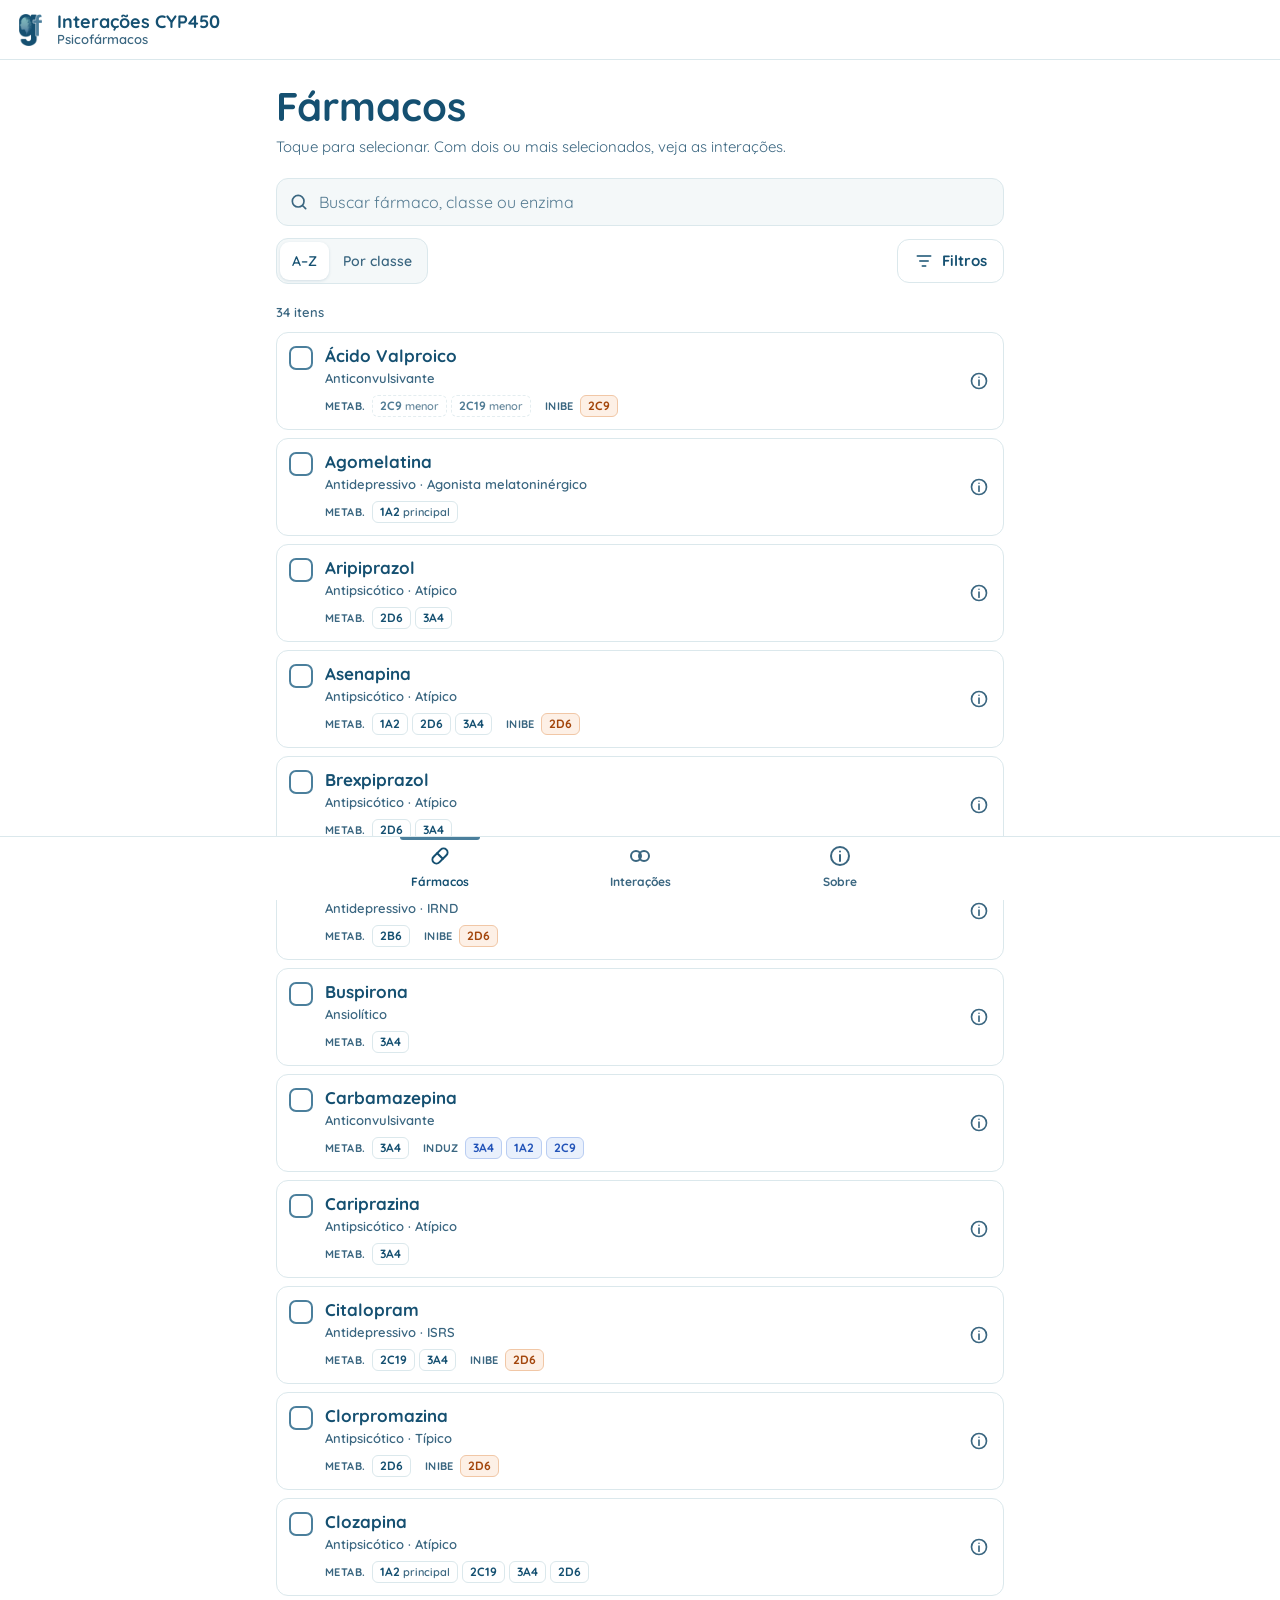
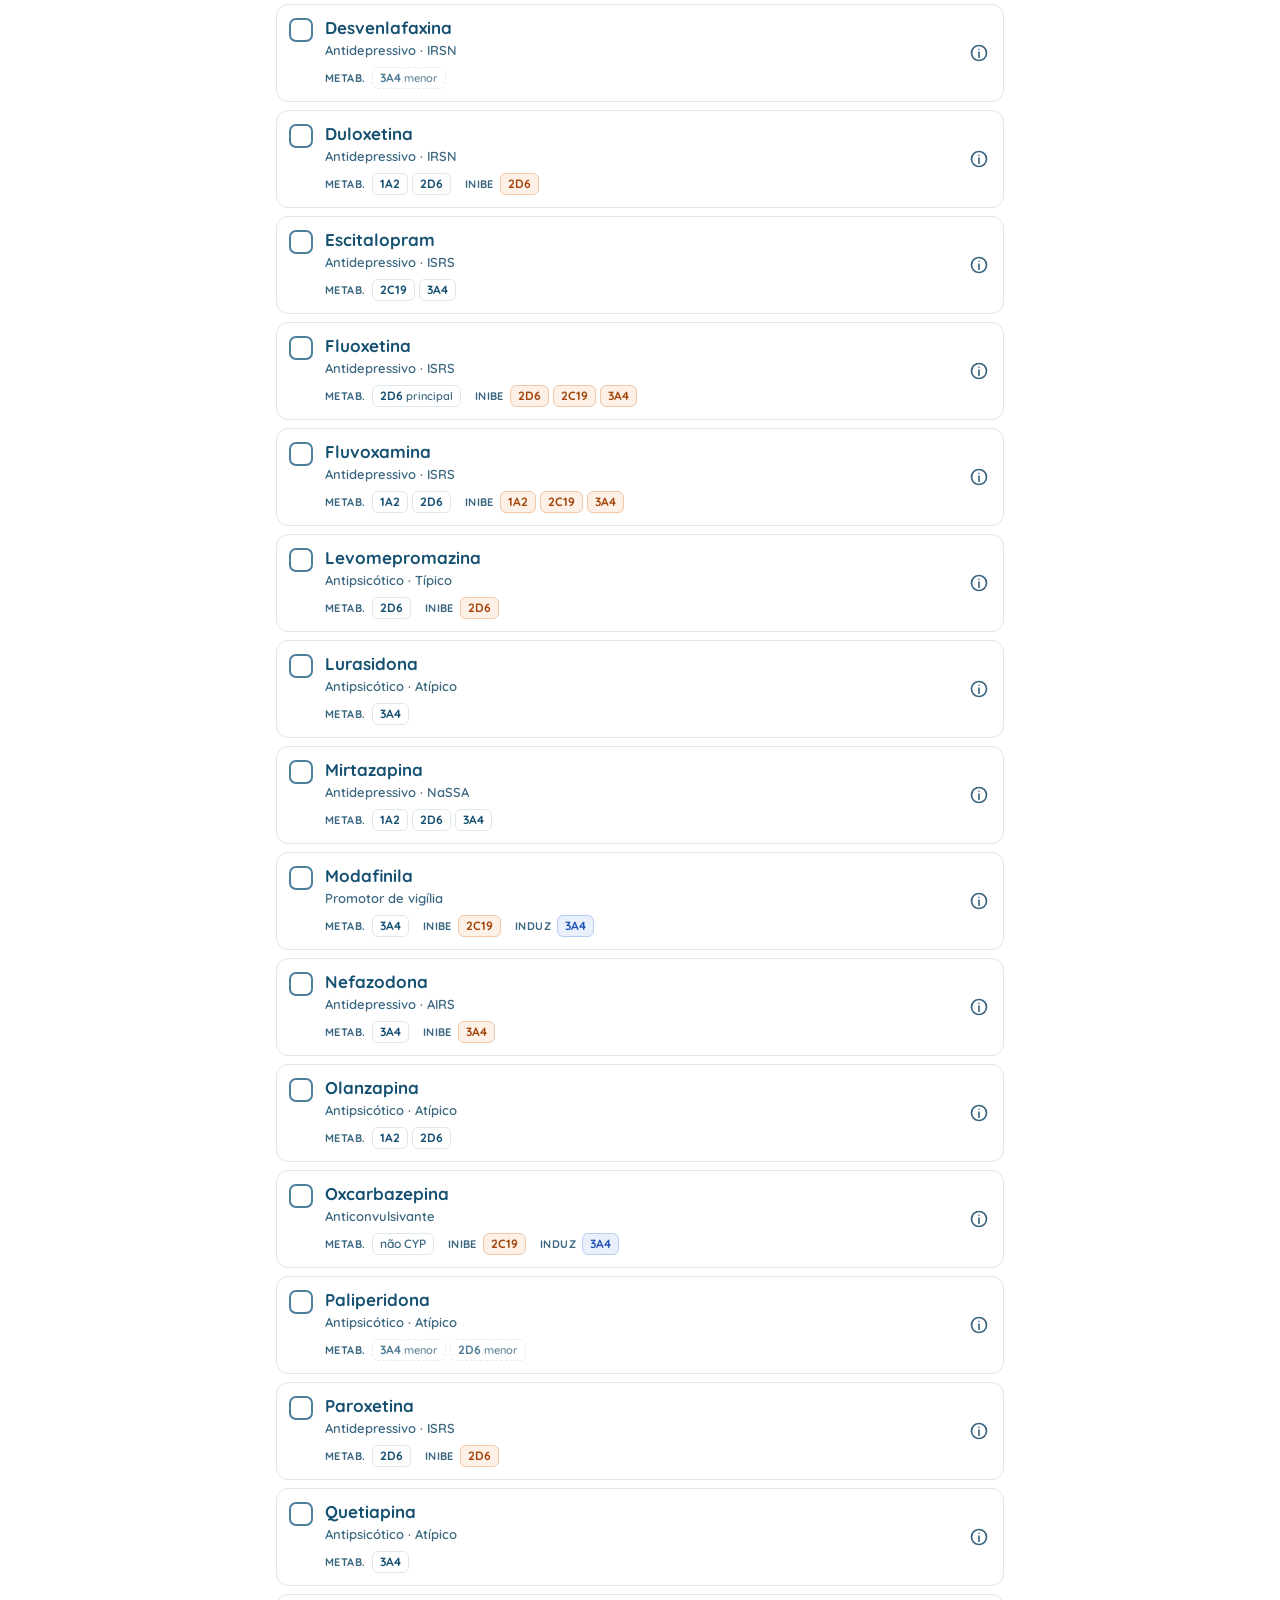
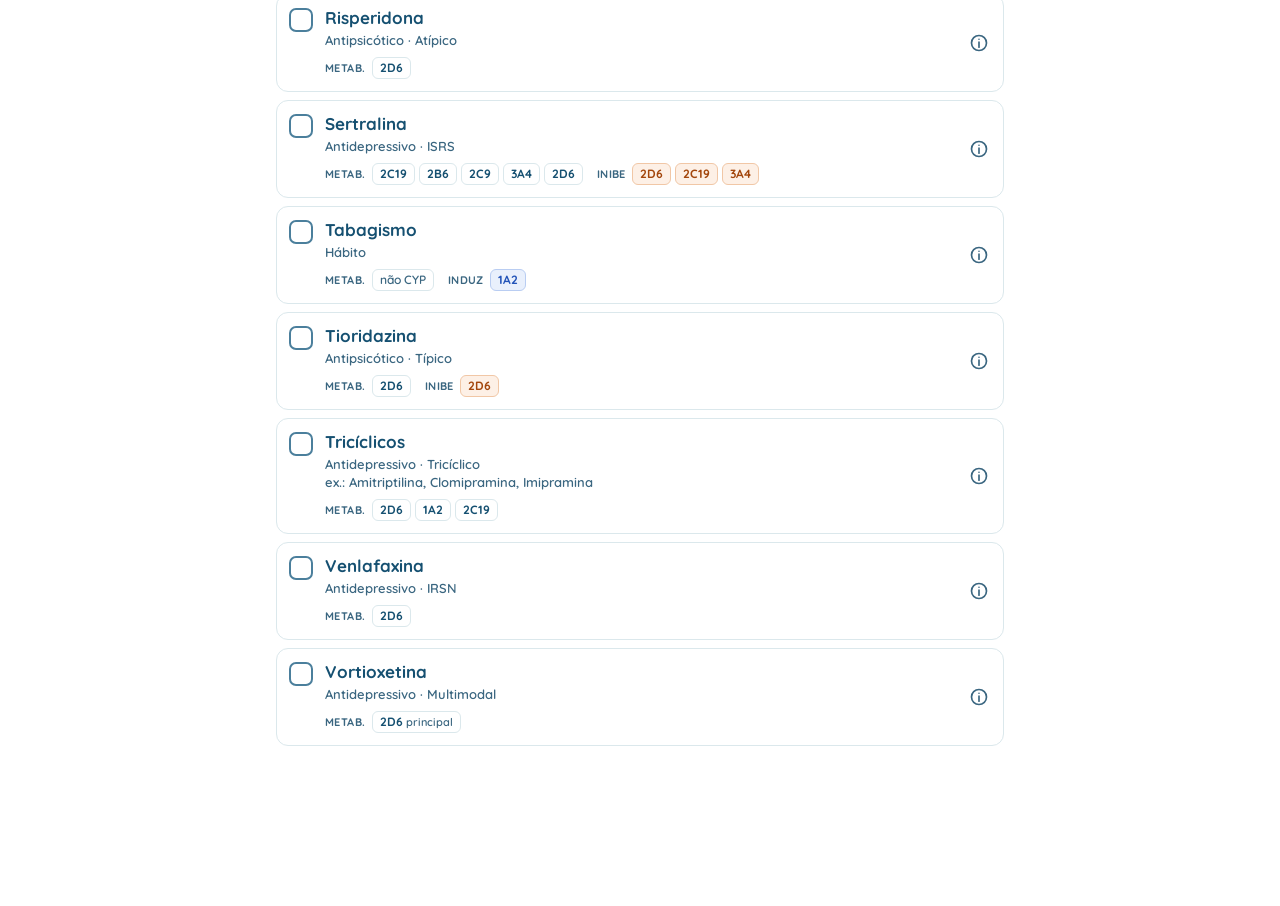
<file: index.html>
<!doctype html>
<html lang="pt-BR">
<head>
  <meta charset="utf-8">
  <meta name="viewport" content="width=device-width, initial-scale=1, viewport-fit=cover">
  <title>Interações CYP450</title>
  <meta name="description" content="Interações entre psicofármacos pela inibição e indução das enzimas do CYP450. Dr. Gabriel Fontenele · Psiquiatra.">
  <meta name="theme-color" content="#ffffff" media="(prefers-color-scheme: light)">
  <meta name="theme-color" content="#0e2c3d" media="(prefers-color-scheme: dark)">
  <meta name="apple-mobile-web-app-capable" content="yes">
  <meta name="mobile-web-app-capable" content="yes">
  <meta name="apple-mobile-web-app-title" content="Interações CYP">
  <link rel="manifest" href="manifest.webmanifest">
  <link rel="icon" type="image/png" sizes="48x48" href="icons/favicon-48.png">
  <link rel="apple-touch-icon" href="icons/apple-touch-icon.png">
  <link rel="preconnect" href="https://fonts.googleapis.com">
  <link rel="preconnect" href="https://fonts.gstatic.com" crossorigin>
  <link href="https://fonts.googleapis.com/css2?family=Quicksand:wght@400;500;600;700&display=swap" rel="stylesheet">
  <link rel="stylesheet" href="css/app.css">
  <script>
    // Aplica o tema salvo antes da pintura
    try { var t = localStorage.getItem("cyp.tema"); if (t === "light" || t === "dark") document.documentElement.dataset.theme = t; } catch (e) {}
  </script>
</head>
<body>
  <a class="skip" href="#conteudo">Pular para o conteúdo</a>

  <header class="appbar">
    <img class="appbar-mark" src="img/simbolo.png" alt="" width="29" height="40">
    <div class="appbar-title">
      <strong>Interações CYP450</strong>
      <span>Psicofármacos</span>
    </div>
  </header>

  <main id="conteudo">
    <!-- ───── Fármacos ───── -->
    <section class="view" id="view-farmacos" aria-labelledby="t-farmacos">
      <div class="view-head">
        <h1 id="t-farmacos">Fármacos</h1>
        <p class="lead">Toque para selecionar. Com dois ou mais selecionados, veja as interações.</p>
      </div>

      <div class="toolbar">
        <label class="search">
          <svg aria-hidden="true" viewBox="0 0 24 24"><circle cx="11" cy="11" r="7"/><path d="m20 20-3.5-3.5"/></svg>
          <span class="sr-only">Buscar</span>
          <input id="busca" type="search" placeholder="Buscar fármaco, classe ou enzima" autocomplete="off" enterkeyhint="search">
          <button class="search-clear" id="busca-limpar" type="button" aria-label="Limpar busca" hidden>
            <svg aria-hidden="true" viewBox="0 0 24 24"><path d="M6 6l12 12M18 6 6 18"/></svg>
          </button>
        </label>
        <div class="toolbar-row">
          <div class="segmented" role="group" aria-label="Ordenar lista">
            <button type="button" data-ordem="az" aria-pressed="true">A–Z</button>
            <button type="button" data-ordem="classe" aria-pressed="false">Por classe</button>
          </div>
          <button type="button" class="btn btn-outline" id="abrir-filtros">
            <svg aria-hidden="true" viewBox="0 0 24 24"><path d="M4 6h16M7 12h10M10 18h4"/></svg>
            Filtros <span class="count-badge" id="filtros-n" hidden>0</span>
          </button>
        </div>
        <div class="active-filters" id="filtros-ativos" aria-live="polite"></div>
      </div>

      <p class="list-meta" id="lista-meta" aria-live="polite"></p>
      <div id="lista"></div>
    </section>

    <!-- ───── Interações ───── -->
    <section class="view" id="view-interacoes" aria-labelledby="t-interacoes" hidden>
      <div class="view-head">
        <h1 id="t-interacoes">Interações</h1>
      </div>
      <div id="resultado"></div>
    </section>

    <!-- ───── Sobre ───── -->
    <section class="view" id="view-sobre" aria-labelledby="t-sobre" hidden>
      <div class="view-head">
        <h1 id="t-sobre">Sobre</h1>
      </div>

      <div class="brand-plate">
        <img src="img/logo-horizontal.png" alt="Dr. Gabriel Fontenele, Psiquiatra. CREMEC 16.084 · RQE 17.770" width="1200" height="412">
      </div>

      <div class="prose">
        <h2>Como funciona</h2>
        <p>Para cada par de itens selecionados, o app cruza as enzimas do CYP450 que um fármaco <strong>inibe</strong> ou <strong>induz</strong> com as enzimas que <strong>metabolizam</strong> o outro, segundo as referências listadas abaixo.</p>
        <ul class="legend">
          <li><span class="chip chip-inibe">inibe 2D6</span> A enzima é inibida: os níveis dos fármacos metabolizados por ela tendem a <strong>aumentar</strong> (↑).</li>
          <li><span class="chip chip-induz">induz 3A4</span> A enzima é induzida: os níveis dos fármacos metabolizados por ela tendem a <strong>diminuir</strong> (↓).</li>
          <li><span class="chip chip-sub">2D6 <i>principal</i></span> Enzima que metaboliza o fármaco. Vias marcadas como <i>menor</i> aparecem com menos destaque.</li>
        </ul>
        <p><strong>Interação múltipla</strong> é quando dois ou mais itens atuam sobre o mesmo fármaco: inibindo ou induzindo a mesma enzima (efeito somado), enzimas diferentes ao mesmo tempo, ou em sentidos opostos.</p>

        <h2>Limitações</h2>
        <ul>
          <li>Considera apenas interações farmacocinéticas pelo CYP450 descritas nas referências. Interações farmacodinâmicas e por outras vias (como glicuronidação) não são cruzadas.</li>
          <li>Dois fármacos metabolizados pela mesma enzima, sem que um iniba ou induza essa enzima, não geram alerta.</li>
          <li>Fármacos que aparecem só nas notas (ex.: lamotrigina, fenobarbital, anticoncepcionais) não são selecionáveis; as notas aparecem no detalhe de cada item.</li>
          <li>Onde a potência não é informada, o app mostra “potência não especificada”.</li>
        </ul>

        <h2>Referências</h2>
        <ol class="refs" id="sobre-refs"></ol>
        <p id="sobre-fonte"></p>
        <p><a class="link" href="dados.html">Ver a base de dados completa</a></p>

        <h2>Aparência</h2>
        <div class="segmented segmented-wide" role="group" aria-label="Tema">
          <button type="button" data-tema="auto" aria-pressed="true">Automático</button>
          <button type="button" data-tema="light" aria-pressed="false">Claro</button>
          <button type="button" data-tema="dark" aria-pressed="false">Escuro</button>
        </div>

        <h2>Instalar no celular</h2>
        <p id="instalar-texto">No Android (Chrome), abra o menu ⋮ e toque em <strong>Instalar app</strong>. No iPhone (Safari), toque em Compartilhar e depois em <strong>Adicionar à Tela de Início</strong>. Depois de instalado, o app funciona sem internet.</p>
        <button type="button" class="btn btn-primary" id="instalar" hidden>Instalar app</button>

        <div class="disclaimer" role="note">
          <strong>Aviso.</strong> Ferramenta de apoio à decisão clínica, baseada nas referências listadas acima. Não substitui o julgamento clínico, a bula nem fontes atualizadas.
        </div>
        <p class="signature">Dr. Gabriel Fontenele · Psiquiatra<br><span class="label-caps">CREMEC 16.084 · RQE 17.770</span></p>
      </div>
    </section>
  </main>

  <!-- Bandeja de seleção -->
  <div class="tray" id="bandeja" hidden>
    <div class="tray-inner">
      <div class="tray-text">
        <strong id="bandeja-n">0 selecionados</strong>
        <span id="bandeja-resumo"></span>
      </div>
      <button type="button" class="btn btn-primary" id="bandeja-ver">Ver interações</button>
    </div>
  </div>

  <!-- Navegação inferior -->
  <nav class="tabbar" aria-label="Seções">
    <button type="button" data-view="farmacos" aria-current="page">
      <svg aria-hidden="true" viewBox="0 0 24 24"><rect x="3" y="8" width="18" height="8" rx="4" transform="rotate(-45 12 12)"/><path d="m9.2 9.2 5.6 5.6"/></svg>
      <span>Fármacos</span>
    </button>
    <button type="button" data-view="interacoes">
      <svg aria-hidden="true" viewBox="0 0 24 24"><circle cx="8" cy="12" r="5"/><circle cx="16" cy="12" r="5"/></svg>
      <span>Interações</span>
      <span class="tab-badge" id="tab-badge" hidden>0</span>
    </button>
    <button type="button" data-view="sobre">
      <svg aria-hidden="true" viewBox="0 0 24 24"><circle cx="12" cy="12" r="9"/><path d="M12 11v6M12 7.5v.01"/></svg>
      <span>Sobre</span>
    </button>
  </nav>

  <!-- Filtros -->
  <dialog class="sheet" id="sheet-filtros" aria-labelledby="t-filtros">
    <div class="sheet-grip" aria-hidden="true"></div>
    <div class="sheet-head">
      <h2 id="t-filtros">Filtros</h2>
      <button type="button" class="icon-btn" data-fechar aria-label="Fechar filtros">
        <svg aria-hidden="true" viewBox="0 0 24 24"><path d="M6 6l12 12M18 6 6 18"/></svg>
      </button>
    </div>
    <div class="sheet-body" id="filtros-corpo"></div>
    <div class="sheet-foot">
      <button type="button" class="btn btn-ghost" id="filtros-limpar">Limpar</button>
      <button type="button" class="btn btn-primary" id="filtros-aplicar" data-fechar>Ver resultados</button>
    </div>
  </dialog>

  <!-- Detalhe do fármaco -->
  <dialog class="sheet" id="sheet-detalhe" aria-labelledby="t-detalhe">
    <div class="sheet-grip" aria-hidden="true"></div>
    <div class="sheet-head">
      <h2 id="t-detalhe"></h2>
      <button type="button" class="icon-btn" data-fechar aria-label="Fechar detalhes">
        <svg aria-hidden="true" viewBox="0 0 24 24"><path d="M6 6l12 12M18 6 6 18"/></svg>
      </button>
    </div>
    <div class="sheet-body" id="detalhe-corpo"></div>
    <div class="sheet-foot">
      <button type="button" class="btn btn-primary btn-block" id="detalhe-selecionar"></button>
    </div>
  </dialog>

  <div class="toast" id="toast" role="status" aria-live="polite" hidden></div>

  <script src="js/data.js"></script>
  <script src="js/engine.js"></script>
  <script src="js/app.js"></script>
</body>
</html>
</file>
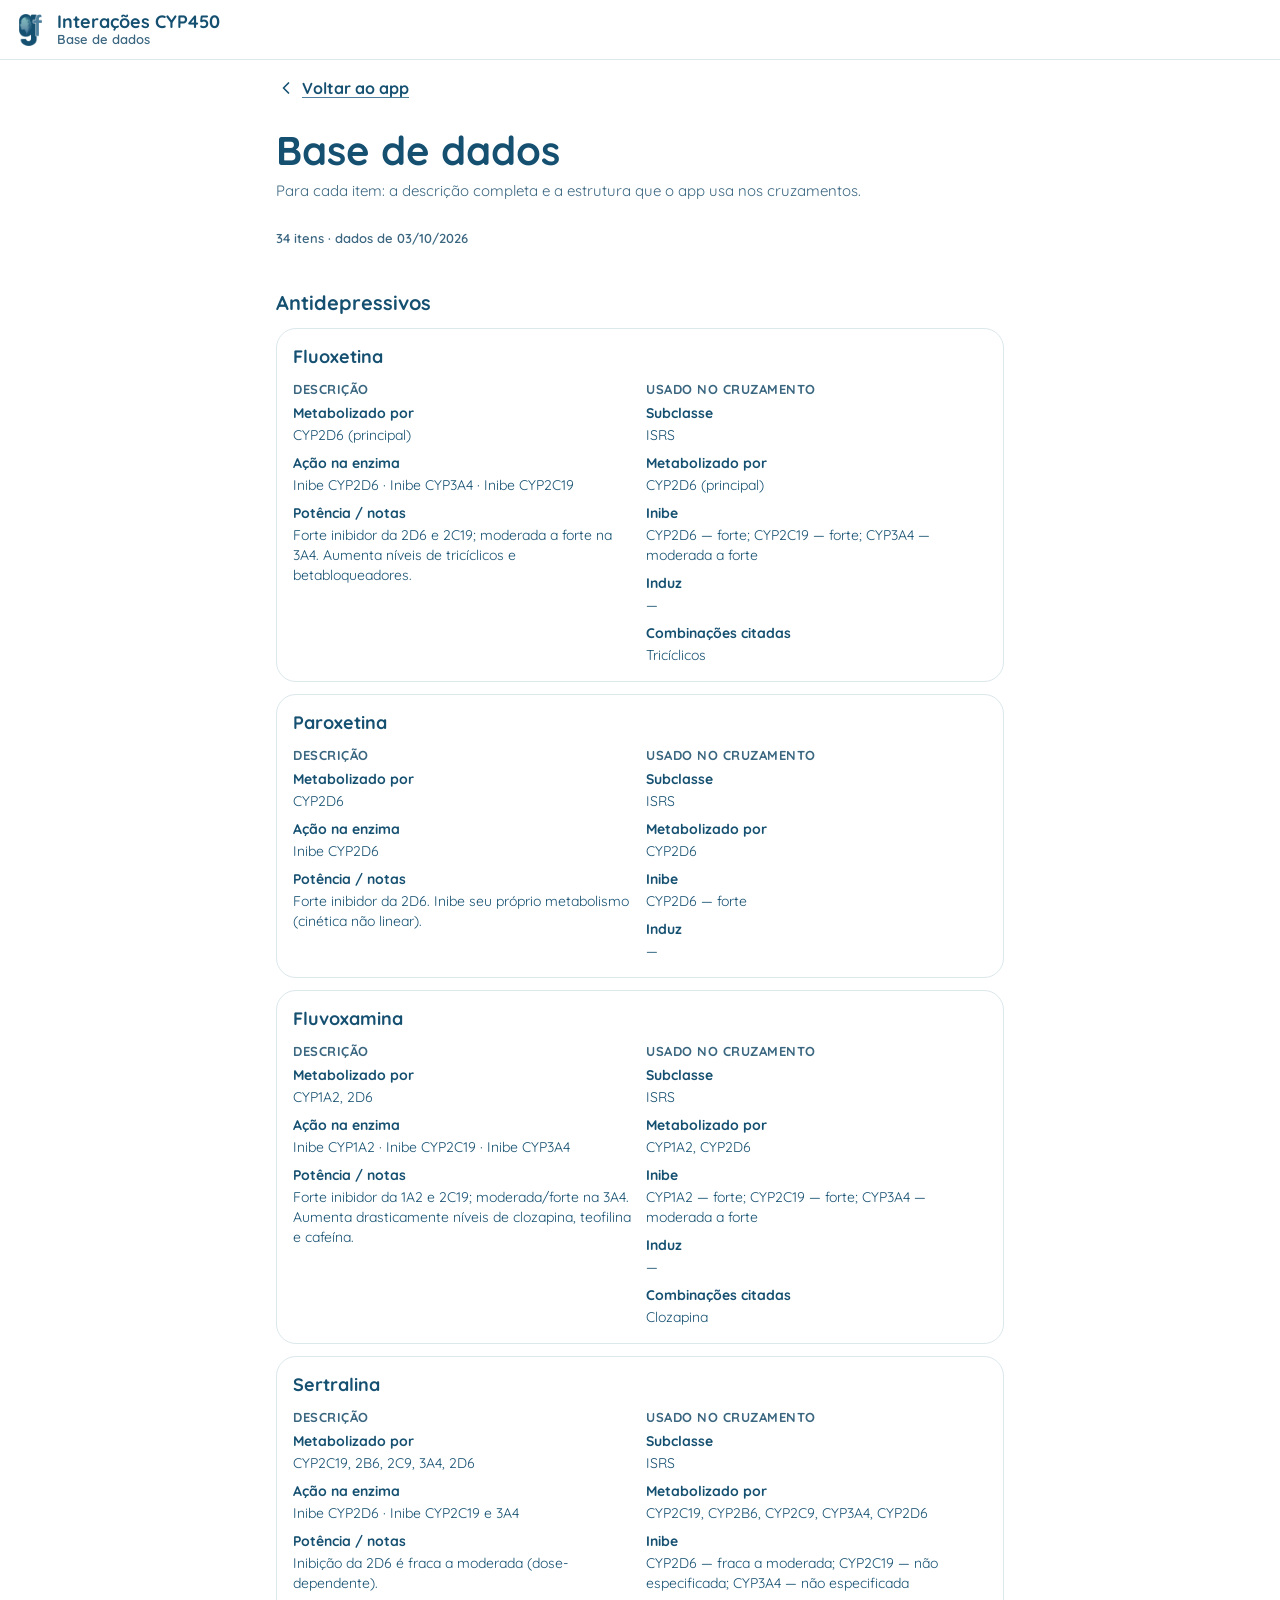
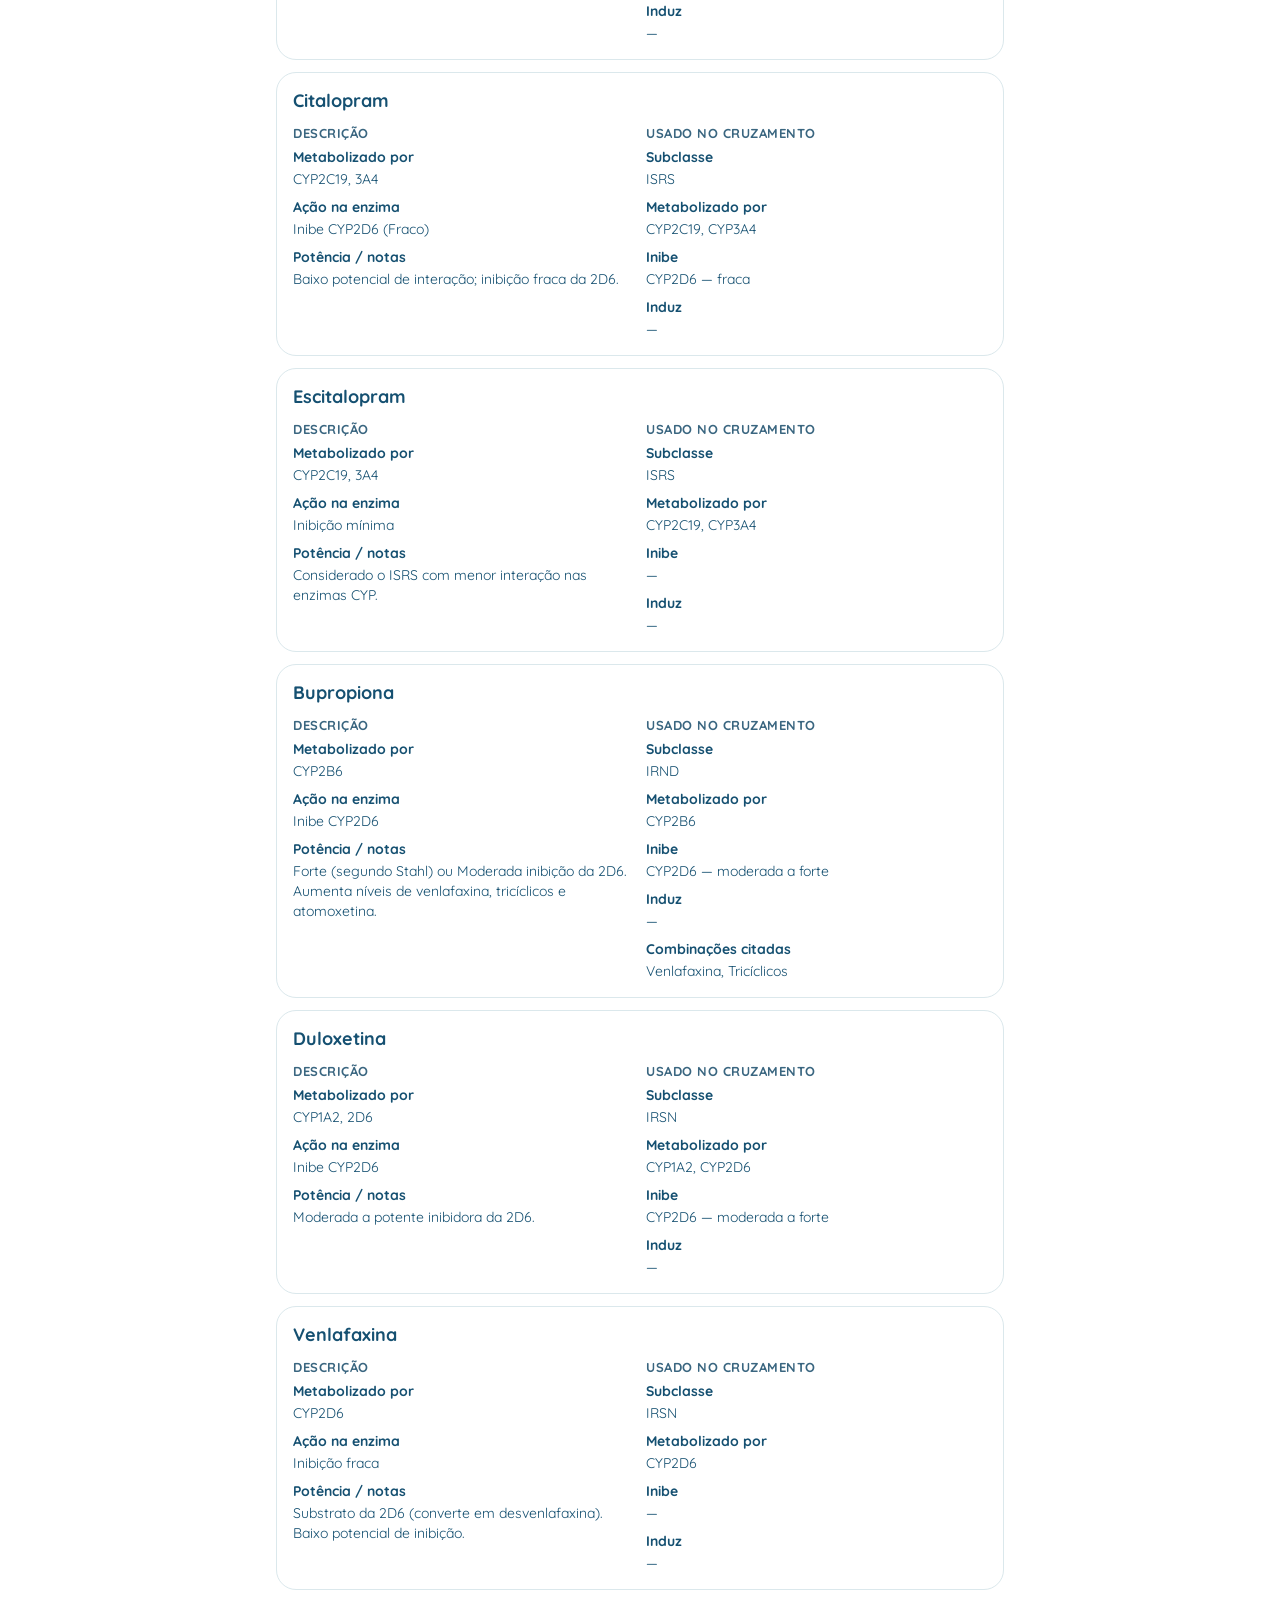
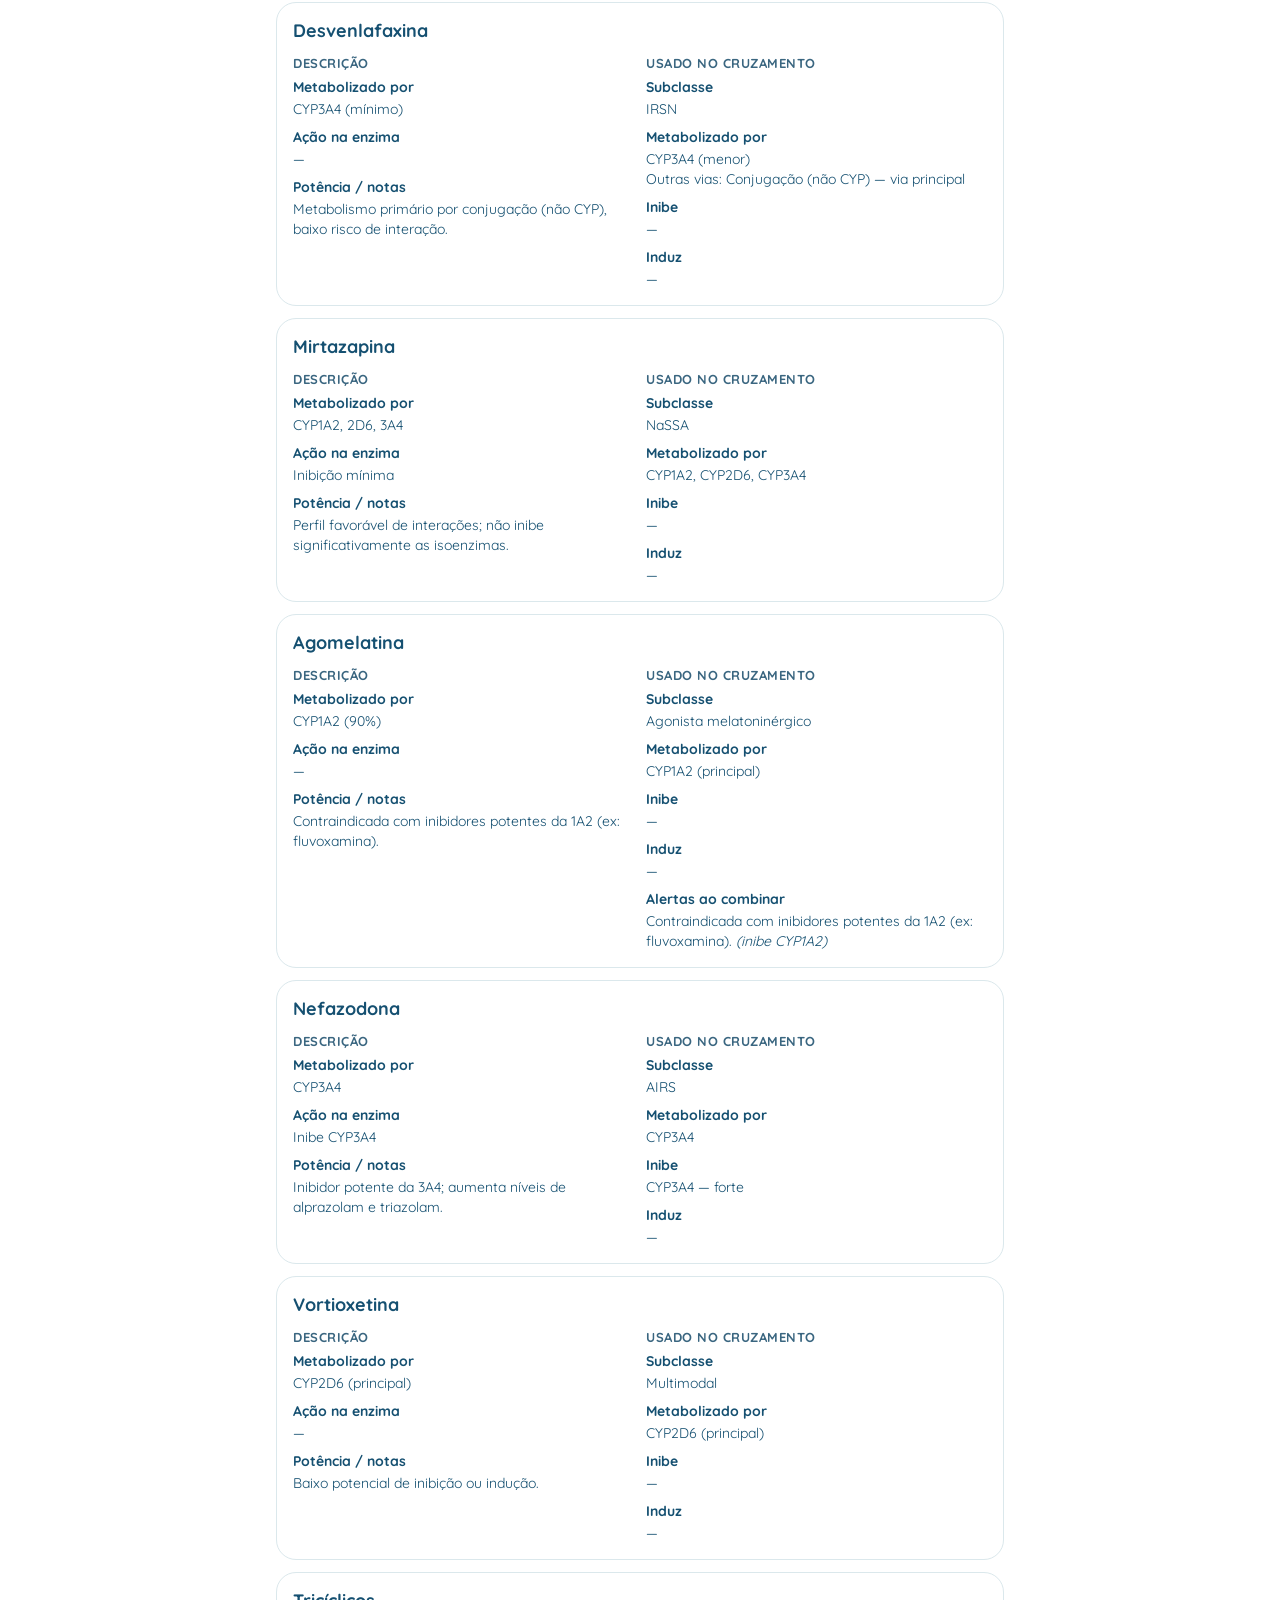
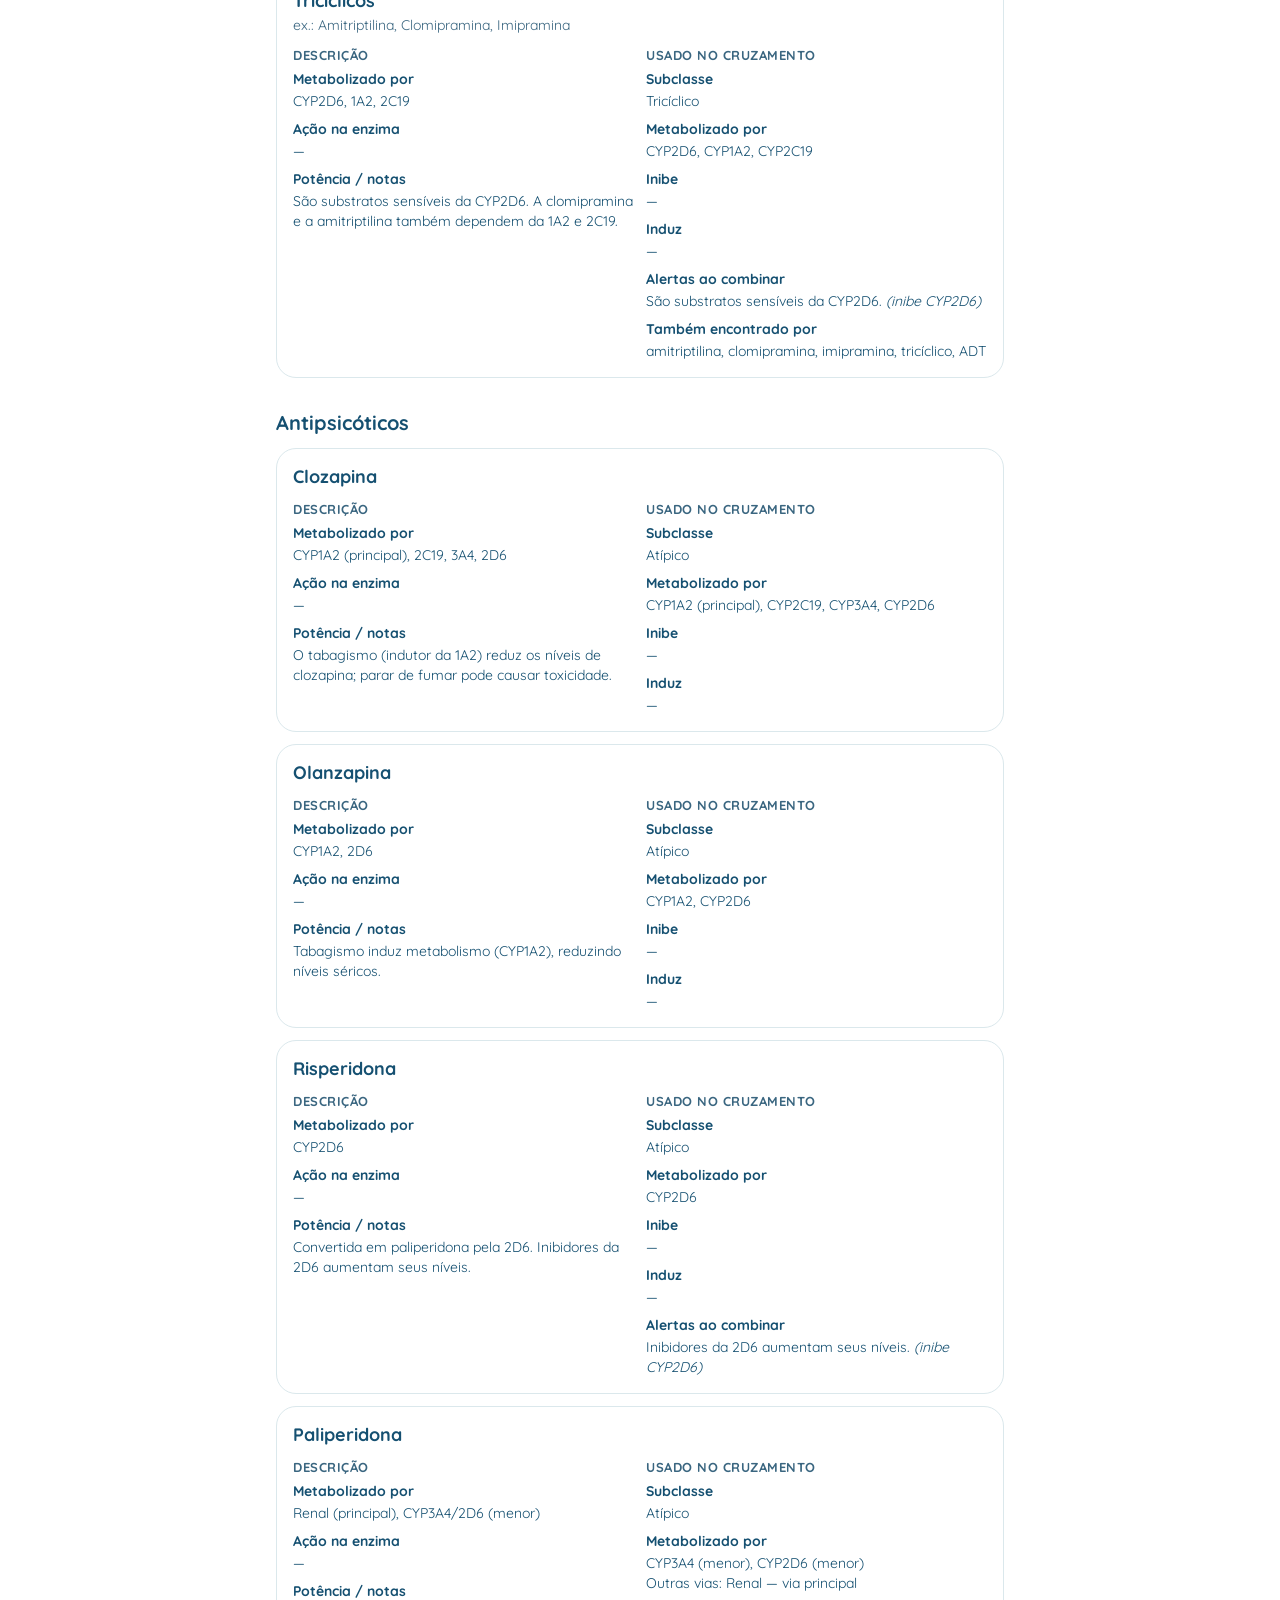
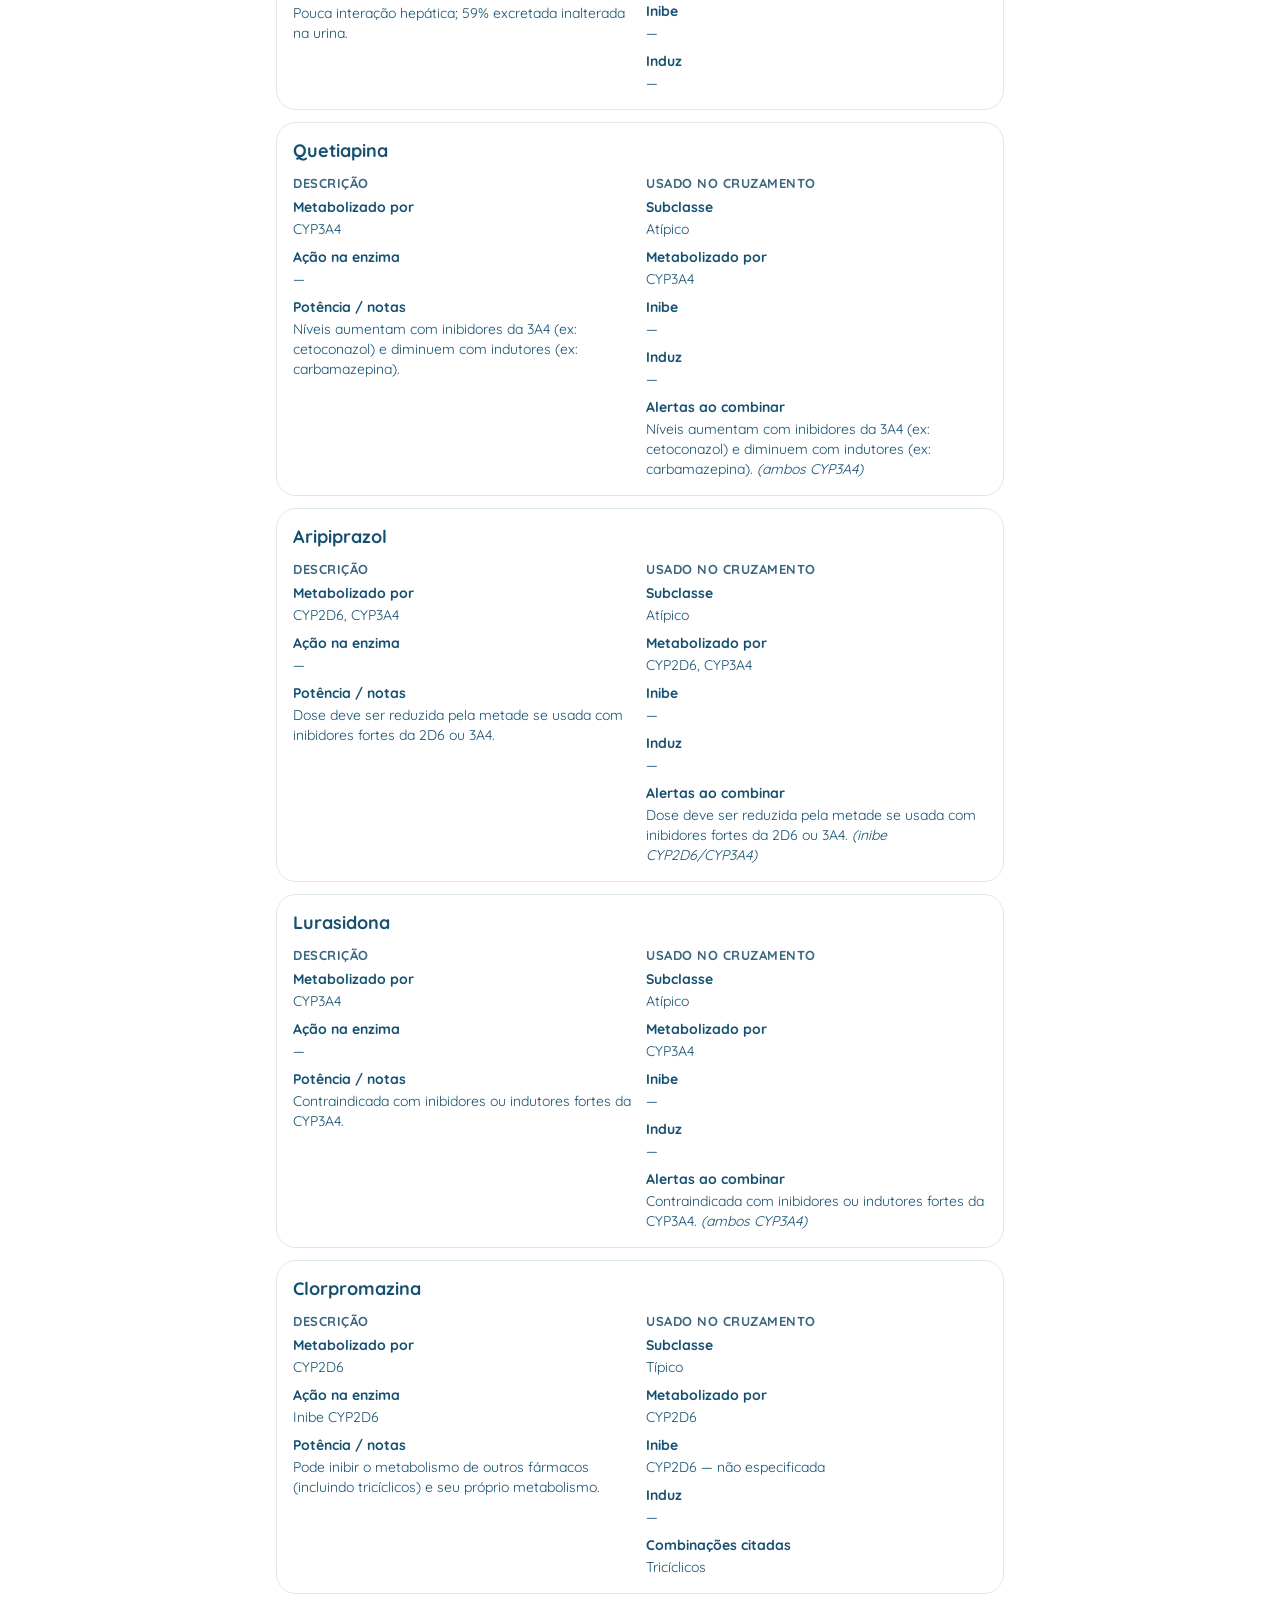
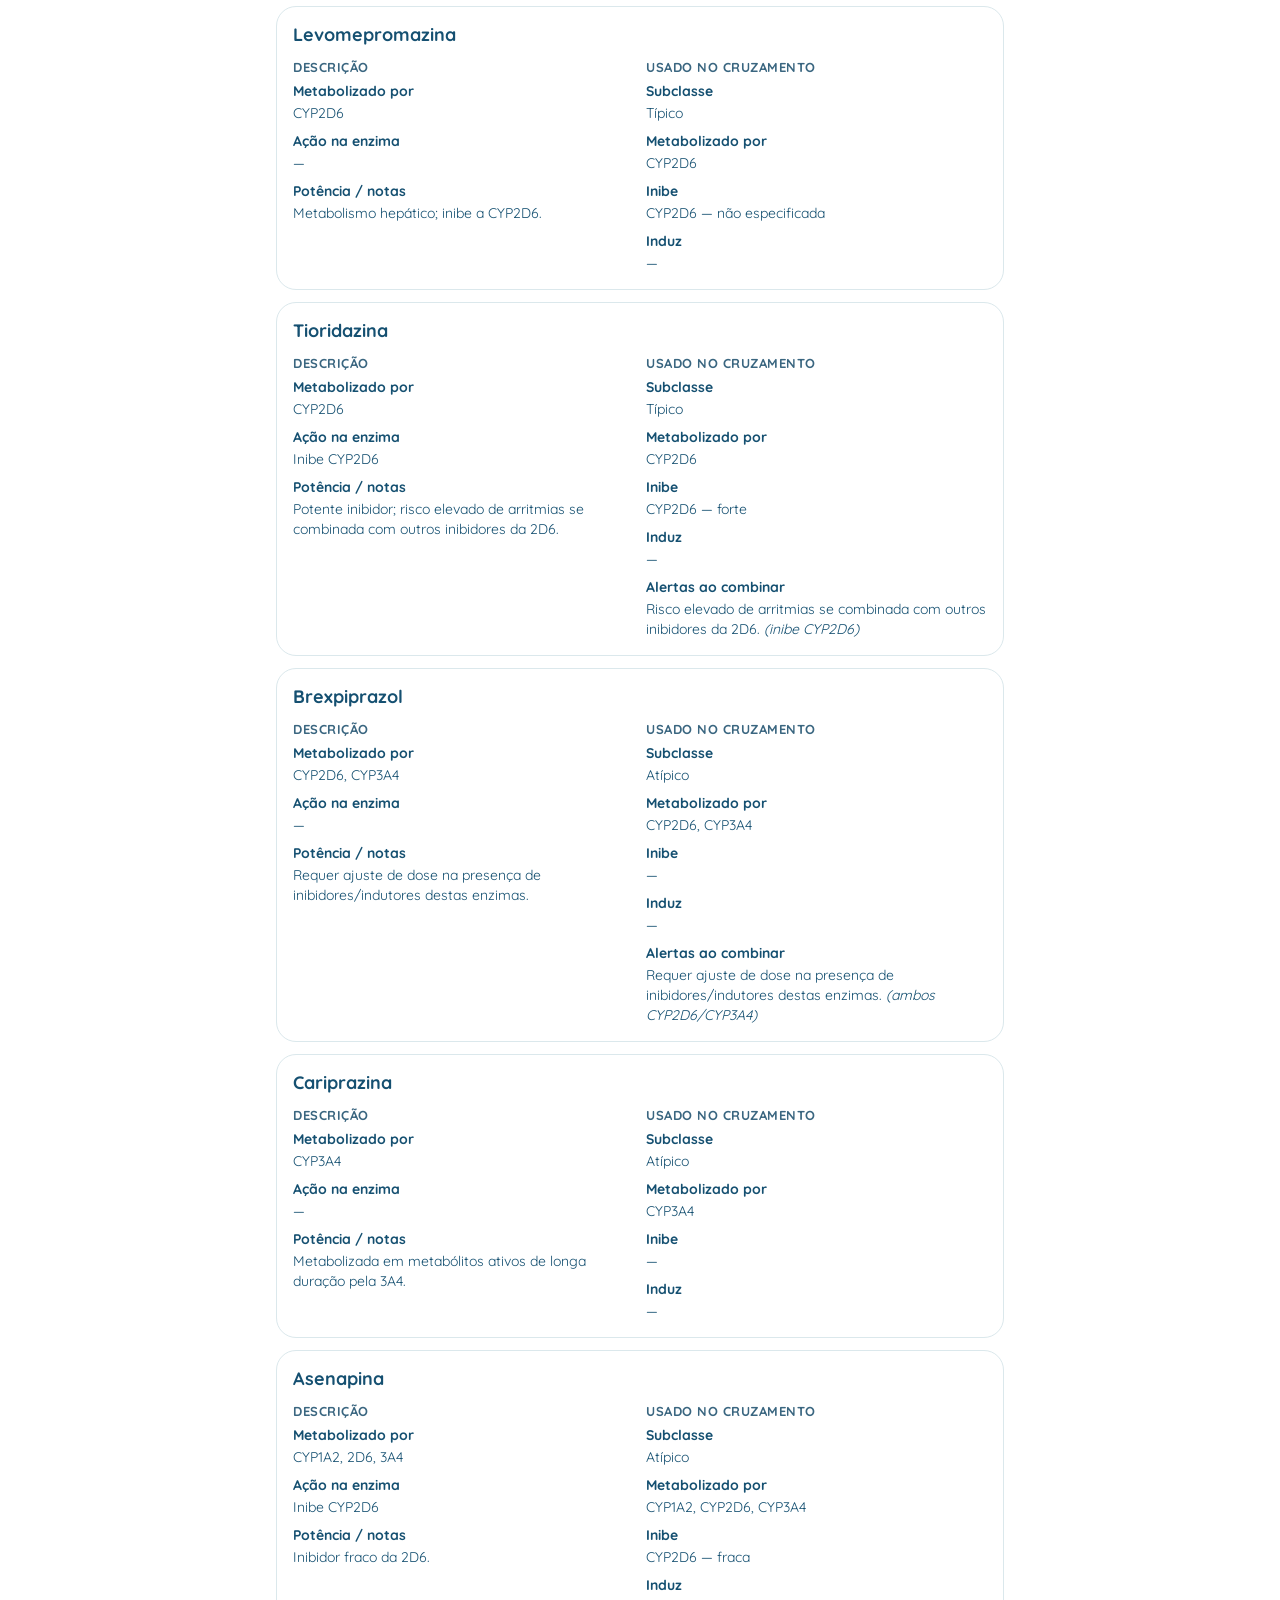
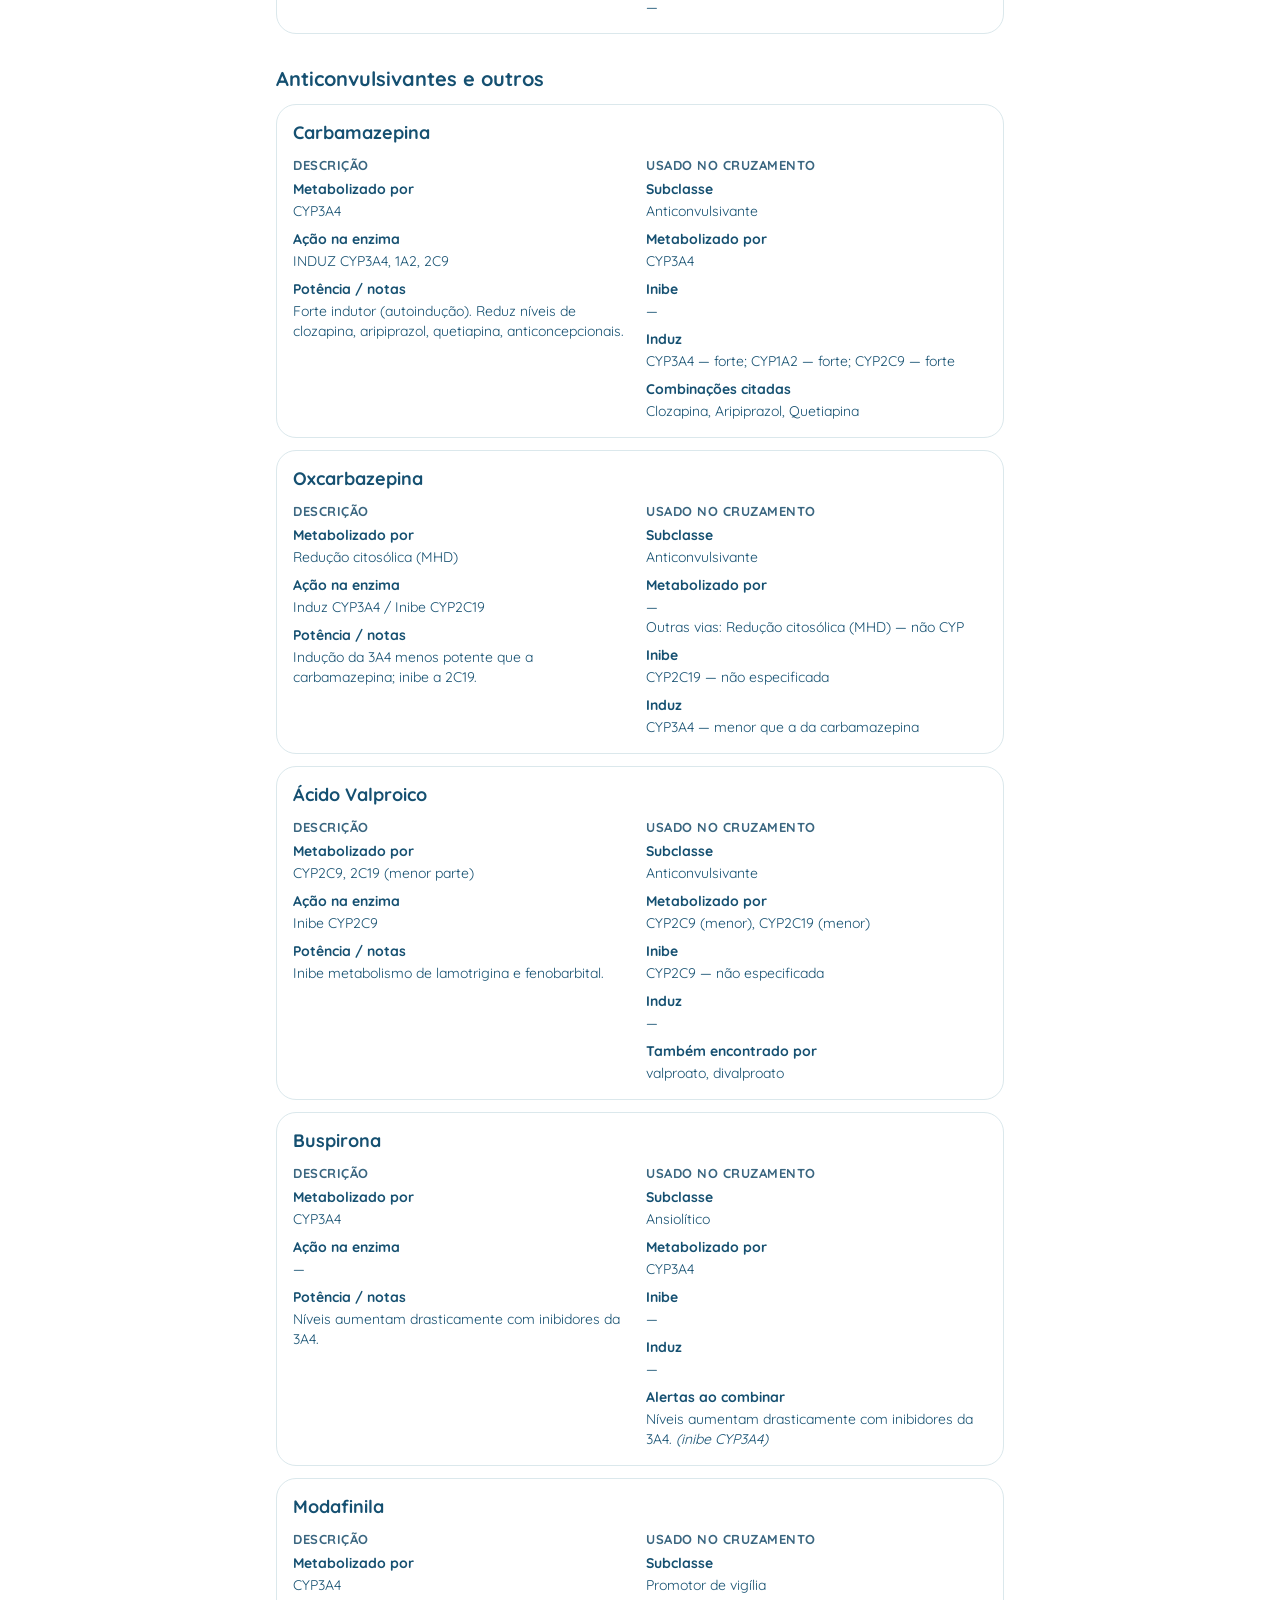
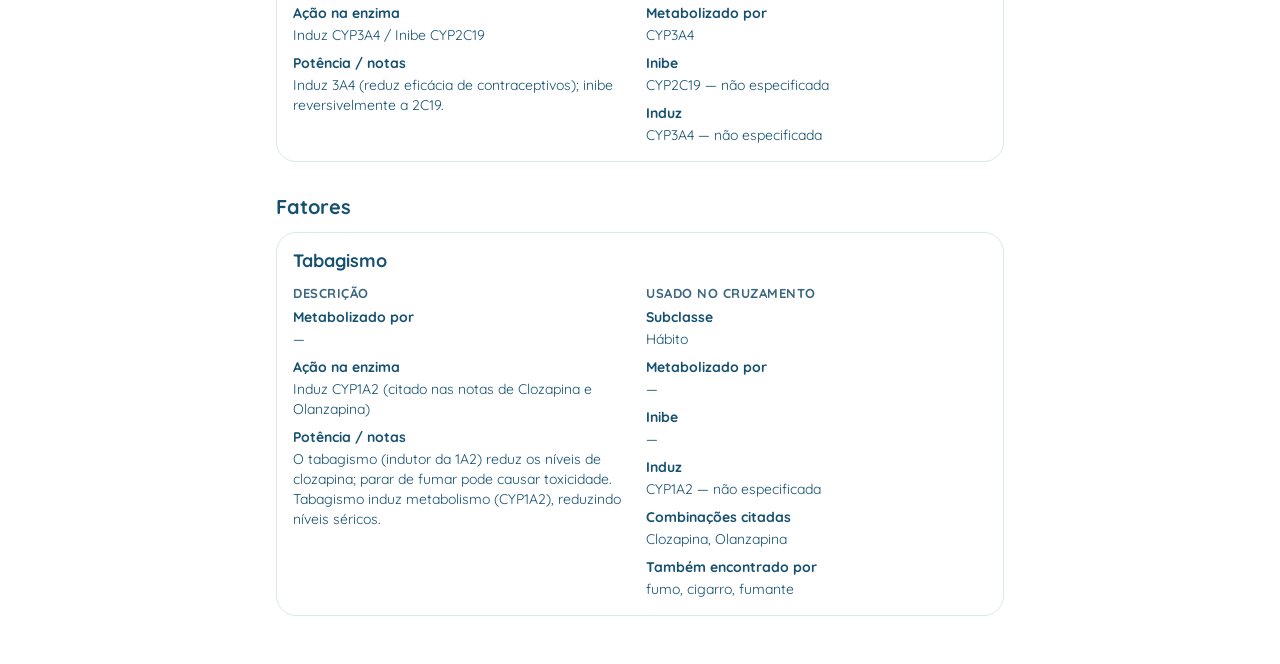
<file: dados.html>
<!doctype html>
<html lang="pt-BR">
<head>
  <meta charset="utf-8">
  <meta name="viewport" content="width=device-width, initial-scale=1, viewport-fit=cover">
  <title>Base de dados · Interações CYP450</title>
  <meta name="description" content="Base de dados do app Interações CYP450: descrição completa de cada fármaco e a estrutura usada nos cruzamentos.">
  <link rel="icon" type="image/png" sizes="48x48" href="icons/favicon-48.png">
  <link rel="preconnect" href="https://fonts.googleapis.com">
  <link rel="preconnect" href="https://fonts.gstatic.com" crossorigin>
  <link href="https://fonts.googleapis.com/css2?family=Quicksand:wght@400;500;600;700&display=swap" rel="stylesheet">
  <link rel="stylesheet" href="css/app.css">
  <script>
    try { var t = localStorage.getItem("cyp.tema"); if (t === "light" || t === "dark") document.documentElement.dataset.theme = t; } catch (e) {}
  </script>
  <style>
    main { padding-bottom: var(--space-600); }
    .back { display: inline-flex; align-items: center; gap: 6px; margin-top: var(--space-200); }
    .back svg { transform: rotate(90deg); }
    .db-tools { display: flex; flex-wrap: wrap; gap: var(--space-100); align-items: center; margin: var(--space-100) 0 var(--space-200); }
    .db-card { margin-top: var(--space-150); }
    .db-grid { display: grid; gap: var(--space-150); margin-top: var(--space-150); }
    @media (min-width: 680px) { .db-grid { grid-template-columns: 1fr 1fr; } }
    .db-col h4 { margin: 0 0 6px; font-size: 13px; line-height: 16px; font-weight: 700; letter-spacing: 0.04em; text-transform: uppercase; color: var(--ink-soft); }
    .db-col dl { margin: 0; font-size: 14px; line-height: 20px; }
    .db-col dt { font-weight: 700; margin-top: 8px; }
    .db-col dt:first-child { margin-top: 0; }
    .db-col dd { margin: 2px 0 0; }
    .review { margin-top: var(--space-150); padding: var(--space-100) var(--space-150); border-radius: var(--radius-md); background: var(--up-bg); border: 1px solid var(--up-line); font-size: 14px; line-height: 20px; }
    .review b { display: block; font-size: 12px; line-height: 16px; letter-spacing: 0.04em; text-transform: uppercase; color: var(--up); margin-bottom: 2px; }
    .review ul { margin: 0; padding-left: 18px; }
    .db-group { margin-top: var(--space-400); }
  </style>
</head>
<body>
  <header class="appbar">
    <img class="appbar-mark" src="img/simbolo.png" alt="" width="29" height="40">
    <div class="appbar-title">
      <strong>Interações CYP450</strong>
      <span>Base de dados</span>
    </div>
  </header>
  <main>
    <a class="link back" href="./#sobre"><svg aria-hidden="true" viewBox="0 0 24 24"><path d="m6 9 6 6 6-6"/></svg>Voltar ao app</a>
    <div class="view-head">
      <h1>Base de dados</h1>
      <p class="lead">Para cada item: a descrição completa e a estrutura que o app usa nos cruzamentos.</p>
    </div>
    <div class="db-tools">
      <div class="segmented" role="group" aria-label="Itens exibidos" id="db-modos" hidden>
        <button type="button" data-modo="todos" aria-pressed="true">Todos</button>
        <button type="button" data-modo="revisao" aria-pressed="false">Com pontos de revisão</button>
      </div>
      <span class="list-meta" id="db-meta"></span>
    </div>
    <div id="db"></div>
  </main>

  <script src="js/data.js"></script>
  <script>
    (function () {
      var D = window.CYP_DATA;
      var esc = function (s) { return String(s == null ? "" : s).replace(/[&<>"']/g, function (c) { return { "&": "&amp;", "<": "&lt;", ">": "&gt;", '"': "&quot;", "'": "&#39;" }[c]; }); };
      var nota = function (t) { return esc(String(t || "").replace(/\s?\[[\d,\s\-–]+\]/g, "")); };
      // Pontos de revisão só aparecem com ?revisao na URL
      var revisao = new URLSearchParams(location.search).has("revisao");
      var via = function (s) { return s.enzima + (s.via ? " (" + s.via + ")" : ""); };
      var pot = function (x) { return x.enzima + " — " + x.potencia; };
      var nomeDe = {}; D.farmacos.forEach(function (f) { nomeDe[f.id] = f.nome; });
      var modo = "todos";

      function card(f) {
        var o = f.original;
        var app = "<dl>" +
          "<dt>Subclasse</dt><dd>" + esc(f.subclasse) + "</dd>" +
          "<dt>Metabolizado por</dt><dd>" + (f.substrato.length ? esc(f.substrato.map(via).join(", ")) : "—") + (f.outrasVias ? "<br>Outras vias: " + esc(f.outrasVias) : "") + "</dd>" +
          "<dt>Inibe</dt><dd>" + (f.inibe.length ? esc(f.inibe.map(pot).join("; ")) : "—") + "</dd>" +
          "<dt>Induz</dt><dd>" + (f.induz.length ? esc(f.induz.map(pot).join("; ")) : "—") + "</dd>" +
          ((f.alertas || []).length ? "<dt>Alertas ao combinar</dt><dd>" + f.alertas.map(function (a) {
            return esc(a.texto) + " <em>(" + esc(a.efeito) + " " + esc(a.enzimas.join("/")) + ")</em>";
          }).join("<br>") + "</dd>" : "") +
          ((f.citacoes || []).length ? "<dt>Combinações citadas</dt><dd>" + esc(f.citacoes.map(function (c) { return nomeDe[c.alvo]; }).join(", ")) + "</dd>" : "") +
          (f.aliases ? "<dt>Também encontrado por</dt><dd>" + esc(f.aliases.join(", ")) + "</dd>" : "") +
        "</dl>";
        var plan = "<dl>" +
          "<dt>Metabolizado por</dt><dd>" + esc(o.metabolizado || "—") + "</dd>" +
          "<dt>Ação na enzima</dt><dd>" + esc(o.acao || "—") + "</dd>" +
          "<dt>Potência / notas</dt><dd>" + nota(o.notas) + "</dd>" +
        "</dl>";
        var rev = revisao ? (f.revisao || []) : [];
        return '<article class="card db-card">' +
          '<div class="card-head"><div><h3 class="card-title">' + esc(f.nome) + "</h3>" +
          (f.exemplos ? '<p class="card-sub">ex.: ' + esc(f.exemplos) + "</p>" : "") + "</div></div>" +
          '<div class="db-grid"><div class="db-col"><h4>Descrição</h4>' + plan + '</div><div class="db-col"><h4>Usado no cruzamento</h4>' + app + "</div></div>" +
          (rev.length ? '<div class="review"><b>Ponto de revisão</b><ul>' + rev.map(function (r) { return "<li>" + esc(r) + "</li>"; }).join("") + "</ul></div>" : "") +
        "</article>";
      }

      function render() {
        var html = "", n = 0;
        D.classes.forEach(function (c) {
          var itens = D.farmacos.filter(function (f) { return f.classe === c.id && (modo === "todos" || (f.revisao || []).length); });
          if (!itens.length) return;
          n += itens.length;
          html += '<section class="db-group"><h2 class="section-title">' + esc(c.nome) + "</h2>" + itens.map(card).join("") + "</section>";
        });
        document.getElementById("db").innerHTML = html;
        document.getElementById("db-meta").textContent = n + (n === 1 ? " item" : " itens") + " · dados de " + D.versao.split("-").reverse().join("/");
      }

      document.addEventListener("click", function (ev) {
        var b = ev.target.closest("[data-modo]");
        if (!b) return;
        modo = b.dataset.modo;
        document.querySelectorAll("[data-modo]").forEach(function (x) { x.setAttribute("aria-pressed", x === b ? "true" : "false"); });
        render();
      });
      if (revisao) document.getElementById("db-modos").hidden = false;
      render();
    })();
  </script>
</body>
</html>
</file>
<file: css/app.css>
/* ─────────────────────────────────────────────────────────────
   Tokens — design system "Dr. Gabriel Fontenele — Psiquiatra"
   + tokens de estado próprios do app (efeito ↑ / ↓ / alerta)
   ───────────────────────────────────────────────────────────── */
:root {
  --brand-navy: #155071;
  --brand-steel: #4b7f9c;
  --accent-aqua: #7bb2ba;

  --surface: #ffffff;
  --surface-raised: #f4f8f9;
  --ink: #155071;
  --ink-muted: #4b7f9c;      /* só 24px+ ou negrito no tema claro */
  --ink-soft: #3a6680;       /* app: texto secundário pequeno (5.8:1) */
  --ink-on-brand: #ffffff;
  --border: #dbe8ec;
  --focus-ring: #4b7f9c;

  /* app: efeitos */
  --up: #a3460c;             /* inibição → níveis ↑ */
  --up-bg: #fdf0e6;
  --up-line: #f1c7a6;
  --down: #2253b8;           /* indução → níveis ↓ */
  --down-bg: #e9f0fc;
  --down-line: #b9cdf2;
  --danger: #b42318;         /* contraindicação / risco descrito */
  --danger-bg: #fdeceb;
  --danger-line: #f3bdb8;

  --scrim: rgba(14, 44, 61, 0.45);
  --shadow: 0 1px 2px rgba(21, 80, 113, 0.06), 0 6px 20px rgba(21, 80, 113, 0.08);

  --space-050: 4px; --space-100: 8px; --space-150: 12px; --space-200: 16px;
  --space-300: 24px; --space-400: 32px; --space-600: 48px; --space-800: 64px;
  --radius-sm: 6px; --radius-md: 12px; --radius-lg: 20px; --radius-full: 999px;

  --font: "Quicksand", system-ui, -apple-system, "Segoe UI", sans-serif;
  --appbar-h: 60px;
  --tabbar-h: 64px;
  --safe-b: env(safe-area-inset-bottom, 0px);
  --safe-t: env(safe-area-inset-top, 0px);

  color-scheme: light;
}

@media (prefers-color-scheme: dark) {
  :root:not([data-theme="light"]) {
    --surface: #0e2c3d; --surface-raised: #123a4f;
    --ink: #eaf3f6; --ink-muted: #9dc3d6; --ink-soft: #9dc3d6;
    --border: #1d4a61; --focus-ring: #7bb2ba;
    --up: #ffb27a; --up-bg: #353d3d; --up-line: #6b5240;
    --down: #9fc1ff; --down-bg: #1a3b5c; --down-line: #3d5f8f;
    --danger: #ffa39a; --danger-bg: #353340; --danger-line: #7a4a4a;
    --scrim: rgba(0, 0, 0, 0.55);
    --shadow: 0 1px 2px rgba(0, 0, 0, 0.3), 0 8px 24px rgba(0, 0, 0, 0.3);
    color-scheme: dark;
  }
}
:root[data-theme="dark"] {
  --surface: #0e2c3d; --surface-raised: #123a4f;
  --ink: #eaf3f6; --ink-muted: #9dc3d6; --ink-soft: #9dc3d6;
  --border: #1d4a61; --focus-ring: #7bb2ba;
  --up: #ffb27a; --up-bg: #353d3d; --up-line: #6b5240;
  --down: #9fc1ff; --down-bg: #1a3b5c; --down-line: #3d5f8f;
  --danger: #ffa39a; --danger-bg: #353340; --danger-line: #7a4a4a;
  --scrim: rgba(0, 0, 0, 0.55);
  --shadow: 0 1px 2px rgba(0, 0, 0, 0.3), 0 8px 24px rgba(0, 0, 0, 0.3);
  color-scheme: dark;
}

/* ───────────── Base ───────────── */
*, *::before, *::after { box-sizing: border-box; }
html { -webkit-text-size-adjust: 100%; }
body {
  margin: 0;
  background: var(--surface);
  color: var(--ink);
  font-family: var(--font);
  font-size: 16px;
  line-height: 24px;
  font-weight: 400;
  -webkit-font-smoothing: antialiased;
  -webkit-tap-highlight-color: transparent;
  overflow-x: hidden;
}
img { max-width: 100%; height: auto; display: block; }
button { font: inherit; color: inherit; }
svg { width: 20px; height: 20px; fill: none; stroke: currentColor; stroke-width: 2; stroke-linecap: round; stroke-linejoin: round; flex: none; }
h1, h2, h3 { margin: 0; font-weight: 700; }
p { margin: 0; }
[hidden] { display: none !important; }
:focus-visible { outline: 3px solid var(--focus-ring); outline-offset: 2px; border-radius: var(--radius-sm); }

.sr-only { position: absolute; width: 1px; height: 1px; overflow: hidden; clip: rect(0 0 0 0); white-space: nowrap; }
.skip { position: absolute; left: -999px; top: 8px; background: var(--brand-navy); color: var(--ink-on-brand); padding: 8px 12px; border-radius: var(--radius-md); z-index: 100; }
.skip:focus { left: 8px; }
.label-caps { font-size: 13px; line-height: 16px; font-weight: 600; letter-spacing: 0.04em; text-transform: uppercase; }

/* ───────────── App bar ───────────── */
.appbar {
  position: sticky; top: 0; z-index: 20;
  display: flex; align-items: center; gap: var(--space-150);
  height: calc(var(--appbar-h) + var(--safe-t));
  padding: var(--safe-t) var(--space-200) 0;
  background: var(--surface);
  border-bottom: 1px solid var(--border);
}
.appbar-mark { width: auto; height: 36px; border-radius: var(--radius-sm); background: #fff; padding: 2px 3px; }
.appbar-title { display: flex; flex-direction: column; line-height: 1.15; }
.appbar-title strong { font-size: 18px; font-weight: 700; }
.appbar-title span { font-size: 13px; font-weight: 600; color: var(--ink-soft); }

/* ───────────── Layout ───────────── */
main {
  max-width: 760px; margin: 0 auto;
  padding: 0 var(--space-200) calc(var(--tabbar-h) + var(--safe-b) + 96px);
}
.view-head { padding: var(--space-300) 0 var(--space-150); }
.view-head h1 { font-size: 32px; line-height: 34px; }
.lead { margin-top: var(--space-100); font-size: 15px; line-height: 22px; color: var(--ink-soft); }

/* ───────────── Toolbar ───────────── */
.toolbar {
  position: sticky; top: calc(var(--appbar-h) + var(--safe-t)); z-index: 10;
  background: var(--surface);
  padding: var(--space-100) 0 var(--space-150);
  margin: 0 calc(-1 * var(--space-200));
  padding-left: var(--space-200); padding-right: var(--space-200);
  display: flex; flex-direction: column; gap: var(--space-150);
}
.search {
  display: flex; align-items: center; gap: var(--space-100);
  height: 48px; padding: 0 var(--space-100) 0 var(--space-150);
  background: var(--surface-raised);
  border: 1.5px solid var(--border);
  border-radius: var(--radius-md);
  color: var(--ink-soft);
}
.search:focus-within { border-color: var(--focus-ring); }
.search input {
  flex: 1; min-width: 0; height: 100%;
  border: 0; background: transparent; outline: none;
  font: inherit; font-size: 16px; color: var(--ink);
}
.search input::placeholder { color: var(--ink-soft); opacity: 0.85; }
.search input::-webkit-search-cancel-button { display: none; }
.search-clear { display: grid; place-items: center; width: 36px; height: 36px; border: 0; background: none; border-radius: var(--radius-full); color: var(--ink-soft); cursor: pointer; }
.toolbar-row { display: flex; gap: var(--space-100); align-items: center; justify-content: space-between; }

.segmented {
  display: inline-flex; padding: 3px; gap: 2px;
  background: var(--surface-raised); border: 1px solid var(--border); border-radius: var(--radius-md);
}
.segmented button {
  border: 0; background: transparent; cursor: pointer;
  min-height: 38px; padding: 0 var(--space-150);
  border-radius: 9px; font-size: 14px; font-weight: 600; color: var(--ink-soft);
}
.segmented button[aria-pressed="true"] { background: var(--surface); color: var(--ink); box-shadow: 0 1px 3px rgba(21, 80, 113, 0.15); }
.segmented-wide { display: flex; }
.segmented-wide button { flex: 1; }

.btn {
  display: inline-flex; align-items: center; justify-content: center; gap: var(--space-100);
  min-height: 44px; padding: 0 var(--space-200);
  border-radius: var(--radius-md); border: 1.5px solid transparent;
  font-size: 15px; font-weight: 700; cursor: pointer; text-decoration: none;
}
.btn-primary { background: var(--brand-navy); color: var(--ink-on-brand); }
:root[data-theme="dark"] .btn-primary { background: var(--accent-aqua); color: #0e2c3d; }
@media (prefers-color-scheme: dark) { :root:not([data-theme="light"]) .btn-primary { background: var(--accent-aqua); color: #0e2c3d; } }
.btn-outline { background: var(--surface); border-color: var(--border); color: var(--ink); }
.btn-ghost { background: transparent; color: var(--ink); }
.btn-block { width: 100%; }
.btn-sm { min-height: 36px; padding: 0 var(--space-150); font-size: 14px; }
.count-badge {
  min-width: 22px; height: 22px; padding: 0 6px; border-radius: var(--radius-full);
  background: var(--brand-navy); color: var(--ink-on-brand); font-size: 12px; line-height: 22px; text-align: center;
}
:root[data-theme="dark"] .count-badge { background: var(--accent-aqua); color: #0e2c3d; }
@media (prefers-color-scheme: dark) { :root:not([data-theme="light"]) .count-badge { background: var(--accent-aqua); color: #0e2c3d; } }
.icon-btn { display: grid; place-items: center; width: 44px; height: 44px; border: 0; background: none; border-radius: var(--radius-full); color: var(--ink); cursor: pointer; }

.active-filters { display: flex; flex-wrap: wrap; gap: var(--space-100); }
.active-filters:empty { display: none; }
.filter-pill {
  display: inline-flex; align-items: center; gap: 6px;
  min-height: 32px; padding: 0 var(--space-100) 0 var(--space-150);
  border-radius: var(--radius-full); border: 1px solid var(--border); background: var(--surface-raised);
  font-size: 13px; font-weight: 600; cursor: pointer;
}
.filter-pill svg { width: 16px; height: 16px; }

.list-meta { font-size: 13px; font-weight: 600; color: var(--ink-soft); padding: var(--space-050) 0 var(--space-100); }

/* ───────────── Lista de fármacos ───────────── */
.group-title {
  font-size: 13px; line-height: 16px; font-weight: 700; letter-spacing: 0.04em; text-transform: uppercase;
  color: var(--ink-soft); padding: var(--space-300) 0 var(--space-100);
}
.drug-list { list-style: none; margin: 0; padding: 0; display: flex; flex-direction: column; gap: var(--space-100); }
.drug {
  display: flex; align-items: stretch;
  background: var(--surface); border: 1.5px solid var(--border); border-radius: var(--radius-md);
  transition: border-color 0.15s, background-color 0.15s;
}
.drug.is-selected { border-color: var(--focus-ring); background: var(--surface-raised); }
.drug-main {
  flex: 1; min-width: 0; display: flex; gap: var(--space-150); align-items: flex-start;
  padding: var(--space-150) 0 var(--space-150) var(--space-150);
  border: 0; background: none; text-align: left; cursor: pointer;
}
.check {
  flex: none; width: 24px; height: 24px; margin-top: 1px;
  border-radius: 7px; border: 2px solid var(--focus-ring);
  display: grid; place-items: center; background: var(--surface);
}
.check svg { width: 16px; height: 16px; stroke-width: 3; opacity: 0; color: var(--ink-on-brand); }
.is-selected .check { background: var(--brand-navy); border-color: var(--brand-navy); }
:root[data-theme="dark"] .is-selected .check { background: var(--accent-aqua); border-color: var(--accent-aqua); }
:root[data-theme="dark"] .is-selected .check svg { color: #0e2c3d; }
@media (prefers-color-scheme: dark) {
  :root:not([data-theme="light"]) .is-selected .check { background: var(--accent-aqua); border-color: var(--accent-aqua); }
  :root:not([data-theme="light"]) .is-selected .check svg { color: #0e2c3d; }
}
.is-selected .check svg { opacity: 1; }
.drug-text { min-width: 0; display: flex; flex-direction: column; gap: 2px; }
.drug-name { font-size: 17px; line-height: 22px; font-weight: 700; }
.drug-class { font-size: 13px; line-height: 18px; font-weight: 600; color: var(--ink-soft); }
.drug-chips { display: flex; flex-wrap: wrap; gap: 6px 14px; margin-top: 6px; align-items: center; }
.chip-group { display: inline-flex; flex-wrap: wrap; gap: 4px; align-items: center; }
.chip-label { font-size: 11px; line-height: 20px; font-weight: 700; letter-spacing: 0.04em; text-transform: uppercase; color: var(--ink-soft); margin-right: 2px; }
.drug-info {
  flex: none; width: 48px; border: 0; background: none; cursor: pointer; color: var(--ink-soft);
  display: grid; place-items: center; border-radius: 0 var(--radius-md) var(--radius-md) 0;
}

.chip {
  display: inline-flex; align-items: center; gap: 3px;
  min-height: 22px; padding: 0 7px;
  border-radius: var(--radius-sm); border: 1px solid var(--border);
  font-size: 12px; line-height: 20px; font-weight: 700; white-space: nowrap;
  background: var(--surface);
}
.chip i { font-style: normal; font-weight: 600; font-size: 11px; color: var(--ink-soft); }
.chip-sub { color: var(--ink); }
.chip-sub.is-menor { opacity: 0.75; border-style: dashed; }
.chip-inibe { color: var(--up); background: var(--up-bg); border-color: var(--up-line); }
.chip-induz { color: var(--down); background: var(--down-bg); border-color: var(--down-line); }
.chip-none { color: var(--ink-soft); font-weight: 600; }

.empty {
  text-align: center; padding: var(--space-600) var(--space-200);
  color: var(--ink-soft); display: flex; flex-direction: column; align-items: center; gap: var(--space-150);
}
.empty h2 { font-size: 20px; line-height: 26px; color: var(--ink); }
.empty-art { width: 72px; height: 72px; border-radius: var(--radius-full); background: var(--surface-raised); display: grid; place-items: center; color: var(--ink-muted); }
.empty-art svg { width: 32px; height: 32px; }

/* ───────────── Bandeja + tabbar ───────────── */
.tray {
  position: fixed; left: 0; right: 0; z-index: 25;
  bottom: calc(var(--tabbar-h) + var(--safe-b));
  padding: 0 var(--space-200) var(--space-100);
  pointer-events: none;
}
.tray-inner {
  pointer-events: auto;
  max-width: 728px; margin: 0 auto;
  display: flex; align-items: center; gap: var(--space-150);
  padding: var(--space-100) var(--space-100) var(--space-100) var(--space-200);
  background: var(--surface); border: 1.5px solid var(--border); border-radius: var(--radius-lg);
  box-shadow: var(--shadow);
}
.tray-text { flex: 1; min-width: 0; display: flex; flex-direction: column; line-height: 1.25; }
.tray-text strong { font-size: 15px; }
.tray-text span { font-size: 13px; font-weight: 600; color: var(--ink-soft); white-space: nowrap; overflow: hidden; text-overflow: ellipsis; }

.tabbar {
  position: fixed; left: 0; right: 0; bottom: 0; z-index: 30;
  display: flex; justify-content: center;
  height: calc(var(--tabbar-h) + var(--safe-b)); padding-bottom: var(--safe-b);
  background: var(--surface); border-top: 1px solid var(--border);
}
.tabbar button {
  position: relative; flex: 1; max-width: 200px;
  display: flex; flex-direction: column; align-items: center; justify-content: center; gap: 2px;
  border: 0; background: none; cursor: pointer;
  font-size: 12px; font-weight: 700; color: var(--ink-soft);
}
.tabbar button svg { width: 24px; height: 24px; }
.tabbar button[aria-current="page"] { color: var(--ink); }
.tabbar button[aria-current="page"]::before {
  content: ""; position: absolute; top: 0; left: 30%; right: 30%; height: 3px; border-radius: 0 0 3px 3px; background: var(--focus-ring);
}
.tab-badge {
  position: absolute; top: 6px; left: calc(50% + 6px);
  min-width: 20px; height: 20px; padding: 0 5px; border-radius: var(--radius-full);
  background: var(--up); color: var(--surface); font-size: 11px; line-height: 20px; text-align: center;
}

/* ───────────── Interações ───────────── */
.sel-bar { display: flex; flex-wrap: wrap; gap: var(--space-100); align-items: center; padding-bottom: var(--space-200); }
.sel-chip {
  display: inline-flex; align-items: center; gap: 4px;
  min-height: 36px; padding: 0 var(--space-050) 0 var(--space-150);
  border-radius: var(--radius-full); background: var(--surface-raised); border: 1.5px solid var(--border);
  font-size: 14px; font-weight: 700;
}
.sel-chip button { display: grid; place-items: center; width: 30px; height: 30px; border: 0; background: none; border-radius: var(--radius-full); cursor: pointer; color: var(--ink-soft); }
.sel-chip button svg { width: 16px; height: 16px; }
.sel-actions { display: flex; gap: var(--space-100); margin-left: auto; }

.summary {
  display: grid; grid-template-columns: repeat(3, 1fr); gap: var(--space-100);
  margin-bottom: var(--space-300);
}
.stat {
  padding: var(--space-150); border-radius: var(--radius-md);
  background: var(--surface-raised); border: 1px solid var(--border);
}
.stat b { display: block; font-size: 28px; line-height: 32px; font-weight: 700; }
.stat span { font-size: 13px; line-height: 17px; font-weight: 600; color: var(--ink-soft); }
.stat.is-alert b { color: var(--up); }

.section-title {
  display: flex; align-items: baseline; justify-content: space-between; gap: var(--space-100);
  font-size: 20px; line-height: 26px; font-weight: 700;
  margin: var(--space-400) 0 var(--space-150);
}
.section-title:first-child { margin-top: 0; }
.section-title small { font-size: 13px; font-weight: 600; color: var(--ink-soft); }
.section-help { font-size: 14px; line-height: 20px; color: var(--ink-soft); margin: calc(-1 * var(--space-100)) 0 var(--space-150); }

.cards { display: flex; flex-direction: column; gap: var(--space-150); }
.card {
  background: var(--surface); border: 1.5px solid var(--border); border-radius: var(--radius-lg);
  padding: var(--space-200);
}
.card-head { display: flex; align-items: flex-start; justify-content: space-between; gap: var(--space-150); }
.card-title { font-size: 18px; line-height: 24px; font-weight: 700; }
.card-title .plus { color: var(--ink-soft); font-weight: 600; padding: 0 2px; }
.card-sub { font-size: 14px; line-height: 20px; color: var(--ink-soft); margin-top: 2px; }

.tag {
  display: inline-flex; align-items: center; gap: 4px; flex: none;
  min-height: 24px; padding: 0 8px; border-radius: var(--radius-full);
  font-size: 12px; line-height: 22px; font-weight: 700; white-space: nowrap;
  border: 1px solid var(--border); background: var(--surface-raised);
}
.tag svg { width: 14px; height: 14px; stroke-width: 2.5; }
.tag-up { color: var(--up); background: var(--up-bg); border-color: var(--up-line); }
.tag-down { color: var(--down); background: var(--down-bg); border-color: var(--down-line); }
.tag-mixed { color: var(--ink); }
.tag-danger { color: var(--danger); background: var(--danger-bg); border-color: var(--danger-line); }
.tag-multi { color: var(--ink); background: var(--surface-raised); }

.card.is-multi { background: var(--surface-raised); }
.card.is-danger { border-color: var(--danger-line); }

.dir { margin-top: var(--space-150); padding-top: var(--space-150); border-top: 1px solid var(--border); }
.dir-head { display: flex; align-items: flex-start; gap: var(--space-100); font-weight: 700; font-size: 16px; line-height: 22px; }
.effect-dot {
  flex: none; width: 26px; height: 26px; border-radius: var(--radius-full);
  display: grid; place-items: center; margin-top: -2px;
}
.effect-dot svg { width: 16px; height: 16px; stroke-width: 2.75; }
.effect-dot.up { color: var(--up); background: var(--up-bg); border: 1px solid var(--up-line); }
.effect-dot.down { color: var(--down); background: var(--down-bg); border: 1px solid var(--down-line); }
.effect-dot.mixed { color: var(--ink); background: var(--surface-raised); border: 1px solid var(--border); }

.mech { list-style: none; margin: var(--space-100) 0 0; padding: 0 0 0 34px; display: flex; flex-direction: column; gap: 6px; }
.mech li { font-size: 15px; line-height: 22px; }
.mech .meta { display: block; font-size: 13px; line-height: 18px; font-weight: 600; color: var(--ink-soft); }
.mech .is-up { color: var(--up); font-weight: 700; }
.mech .is-down { color: var(--down); font-weight: 700; }

.quote {
  margin: var(--space-150) 0 0 34px; padding: var(--space-100) var(--space-150);
  border-radius: var(--radius-md); background: var(--surface-raised); border: 1px solid var(--border);
  font-size: 14px; line-height: 20px;
}
.card.is-multi .quote { background: var(--surface); }
.quote b { display: block; font-size: 12px; line-height: 16px; font-weight: 700; letter-spacing: 0.04em; text-transform: uppercase; color: var(--ink-soft); margin-bottom: 2px; }
.quote.is-contraindicacao, .quote.is-risco { background: var(--danger-bg); border-color: var(--danger-line); color: var(--danger); }
.quote.is-contraindicacao b, .quote.is-risco b { color: var(--danger); }
.quote.is-ajuste, .quote.is-atencao { background: var(--up-bg); border-color: var(--up-line); }
.quote.is-ajuste b, .quote.is-atencao b { color: var(--up); }

.flags { list-style: none; margin: var(--space-150) 0 0; padding: 0; display: flex; flex-direction: column; gap: var(--space-100); }
.flags li { display: flex; gap: var(--space-100); font-size: 15px; line-height: 21px; }
.flags li svg { margin-top: 1px; color: var(--ink-soft); }
.flags li.is-up svg { color: var(--up); }
.flags li.is-down svg { color: var(--down); }

.enz-table { width: 100%; border-collapse: collapse; margin-top: var(--space-150); font-size: 14px; line-height: 20px; }
.enz-table th, .enz-table td { text-align: left; vertical-align: top; padding: var(--space-100) var(--space-100) var(--space-100) 0; border-top: 1px solid var(--border); }
.enz-table th { font-weight: 700; white-space: nowrap; width: 1%; padding-right: var(--space-150); }
.enz-table th i { display: block; font-style: normal; font-size: 12px; font-weight: 600; color: var(--ink-soft); }
.enz-table td span { display: block; }
.enz-table .txt-up, .enz-table .txt-down { display: inline; font-weight: 700; }
.txt-up { color: var(--up); }
.txt-down { color: var(--down); }
.detail-sec .quote { margin-left: 0; }
.outras-vias { margin-top: 6px; }
.share-row { margin-top: var(--space-200); }

details.block { border: 1.5px solid var(--border); border-radius: var(--radius-lg); background: var(--surface); }
details.block + details.block { margin-top: var(--space-150); }
details.block > summary {
  list-style: none; cursor: pointer;
  display: flex; align-items: center; justify-content: space-between; gap: var(--space-100);
  min-height: 52px; padding: var(--space-100) var(--space-200);
  font-weight: 700; font-size: 16px;
}
details.block > summary::-webkit-details-marker { display: none; }
details.block > summary svg { transition: transform 0.2s; color: var(--ink-soft); }
details.block[open] > summary svg { transform: rotate(180deg); }
.block-body { padding: 0 var(--space-200) var(--space-200); }
.plain-list { list-style: none; margin: 0; padding: 0; display: flex; flex-direction: column; gap: 6px; font-size: 15px; }
.note-item + .note-item { margin-top: var(--space-200); padding-top: var(--space-200); border-top: 1px solid var(--border); }
.note-item h3 { font-size: 16px; line-height: 22px; margin-bottom: 4px; }
.note-item p { font-size: 15px; line-height: 22px; }


.disclaimer {
  margin-top: var(--space-300); padding: var(--space-150) var(--space-200);
  border-radius: var(--radius-md); background: var(--surface-raised); border: 1px solid var(--border);
  font-size: 14px; line-height: 20px;
}

/* ───────────── Sheets (dialog) ───────────── */
dialog.sheet {
  position: fixed; inset: auto 0 0 0; margin: 0 auto;
  width: 100%; max-width: 640px; max-height: min(88vh, 88dvh);
  padding: 0; border: 0; border-radius: var(--radius-lg) var(--radius-lg) 0 0;
  background: var(--surface); color: var(--ink);
  box-shadow: var(--shadow);
  display: none; flex-direction: column;
}
dialog.sheet[open] { display: flex; animation: sheet-in 0.22s ease-out; }
dialog.sheet::backdrop { background: var(--scrim); }
@keyframes sheet-in { from { transform: translateY(24px); opacity: 0.4; } to { transform: none; opacity: 1; } }
@media (min-width: 700px) {
  dialog.sheet { inset: 0; margin: auto; border-radius: var(--radius-lg); max-height: 84vh; }
}
.sheet-grip { width: 40px; height: 4px; border-radius: 4px; background: var(--border); margin: 8px auto 0; flex: none; }
.sheet-head { display: flex; align-items: center; justify-content: space-between; gap: var(--space-100); padding: var(--space-100) var(--space-100) var(--space-100) var(--space-200); flex: none; }
.sheet-head h2 { font-size: 22px; line-height: 28px; }
.sheet-body { overflow-y: auto; padding: 0 var(--space-200) var(--space-200); flex: 1; overscroll-behavior: contain; }
.sheet-foot {
  display: flex; gap: var(--space-100); justify-content: flex-end;
  padding: var(--space-150) var(--space-200) calc(var(--space-150) + var(--safe-b));
  border-top: 1px solid var(--border); flex: none;
}
.sheet-foot .btn-primary:not(.btn-block) { flex: 1; }

.filter-group + .filter-group { margin-top: var(--space-300); }
.filter-group h3 { font-size: 13px; line-height: 16px; font-weight: 700; letter-spacing: 0.04em; text-transform: uppercase; color: var(--ink-soft); margin-bottom: var(--space-100); }
.filter-group p { font-size: 13px; line-height: 18px; color: var(--ink-soft); margin: -4px 0 var(--space-100); }
.option-chips { display: flex; flex-wrap: wrap; gap: var(--space-100); }
.option {
  min-height: 40px; padding: 0 var(--space-150);
  border-radius: var(--radius-full); border: 1.5px solid var(--border); background: var(--surface);
  font-size: 14px; font-weight: 700; cursor: pointer; color: var(--ink);
}
.option[aria-pressed="true"] { background: var(--brand-navy); border-color: var(--brand-navy); color: var(--ink-on-brand); }
:root[data-theme="dark"] .option[aria-pressed="true"] { background: var(--accent-aqua); border-color: var(--accent-aqua); color: #0e2c3d; }
@media (prefers-color-scheme: dark) { :root:not([data-theme="light"]) .option[aria-pressed="true"] { background: var(--accent-aqua); border-color: var(--accent-aqua); color: #0e2c3d; } }
.option-inibe[aria-pressed="false"] { color: var(--up); }
.option-induz[aria-pressed="false"] { color: var(--down); }

.detail-meta { font-size: 14px; font-weight: 600; color: var(--ink-soft); margin: -6px 0 var(--space-200); }
.detail-sec + .detail-sec { margin-top: var(--space-300); }
.detail-sec h3 { font-size: 13px; line-height: 16px; font-weight: 700; letter-spacing: 0.04em; text-transform: uppercase; color: var(--ink-soft); margin-bottom: var(--space-100); }
.detail-sec p { font-size: 15px; line-height: 22px; }
.kv { list-style: none; margin: 0; padding: 0; display: flex; flex-direction: column; gap: 6px; }
.kv li { display: flex; align-items: center; gap: var(--space-100); flex-wrap: wrap; font-size: 15px; }
.kv .pot { font-size: 14px; font-weight: 600; color: var(--ink-soft); }
.source-table { width: 100%; border-collapse: collapse; font-size: 14px; line-height: 20px; }
.source-table th, .source-table td { text-align: left; vertical-align: top; padding: var(--space-100) 0; border-top: 1px solid var(--border); }
.source-table th { width: 38%; padding-right: var(--space-150); font-weight: 700; color: var(--ink-soft); }

/* ───────────── Sobre ───────────── */
.brand-plate { background: #ffffff; border: 1px solid var(--border); border-radius: var(--radius-lg); padding: var(--space-300) var(--space-200); margin-bottom: var(--space-300); }
.brand-plate img { width: 100%; max-width: 420px; margin: 0 auto; }
.prose h2 { font-size: 20px; line-height: 26px; margin: var(--space-400) 0 var(--space-100); }
.prose h2:first-child { margin-top: 0; }
.prose p, .prose li { font-size: 16px; line-height: 24px; }
.prose p + p { margin-top: var(--space-150); }
.prose ul { margin: var(--space-100) 0; padding-left: var(--space-300); }
.prose li + li { margin-top: var(--space-100); }
.prose .legend { list-style: none; padding: 0; margin: var(--space-150) 0; }
.prose .legend li { display: flex; gap: var(--space-150); align-items: flex-start; }
.prose .legend .chip { margin-top: 1px; }
.prose .btn { margin-top: var(--space-150); }
.prose ol.refs { padding-left: var(--space-300); margin: var(--space-100) 0 var(--space-200); }
.prose ol.refs li { font-size: 15px; line-height: 22px; }
.prose ol.refs li + li { margin-top: var(--space-100); }
.link { color: var(--ink); font-weight: 700; text-decoration: underline; text-decoration-color: var(--focus-ring); text-underline-offset: 3px; }
.signature { margin-top: var(--space-300); font-weight: 700; }
.signature .label-caps { color: var(--ink-soft); }

/* ───────────── Toast ───────────── */
.toast {
  position: fixed; left: 50%; transform: translateX(-50%); z-index: 60;
  bottom: calc(var(--tabbar-h) + var(--safe-b) + 16px);
  padding: var(--space-100) var(--space-200); border-radius: var(--radius-full);
  background: var(--ink); color: var(--surface); font-size: 14px; font-weight: 700; box-shadow: var(--shadow);
}

@media (min-width: 700px) {
  .view-head h1 { font-size: 40px; line-height: 44px; }
}
@media (prefers-reduced-motion: reduce) {
  *, *::before, *::after { animation: none !important; transition: none !important; }
}
</file>
